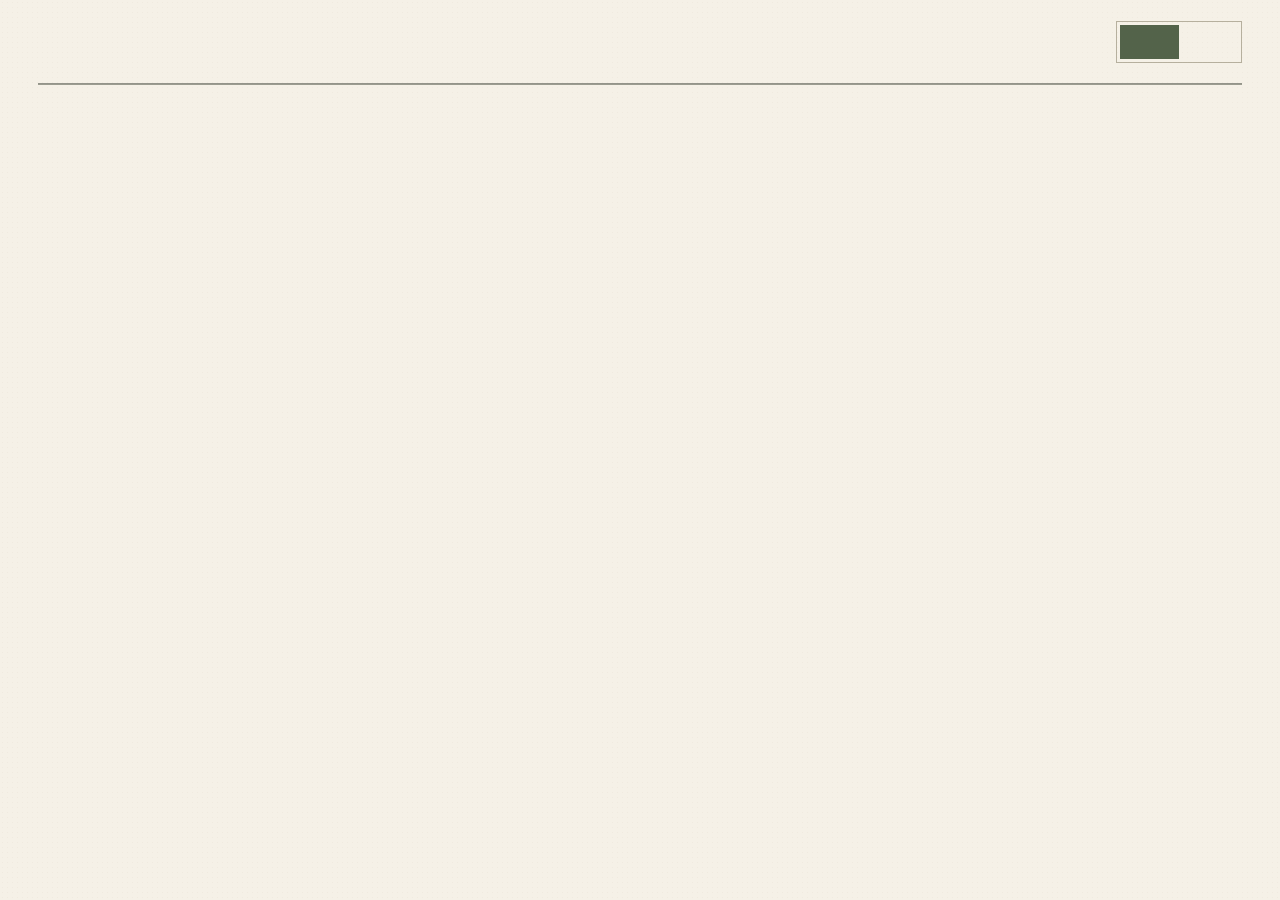
<file: index.html>
<!doctype html><html lang="en"><head><meta charset="utf-8"><meta name="viewport" content="width=device-width,initial-scale=1"><meta http-equiv="refresh" content="0;url=./en/index.html?v=cpx-20261009-1436"><title>CPX Practice Lab — English review</title></head><body><p><a href="./en/index.html?v=cpx-20261009-1436">Open CPX Practice Lab in English</a></p><p>Originally developed in Korean. English translation for review. <a href="./site/index.html">Korean original</a></p></body></html>
</file>
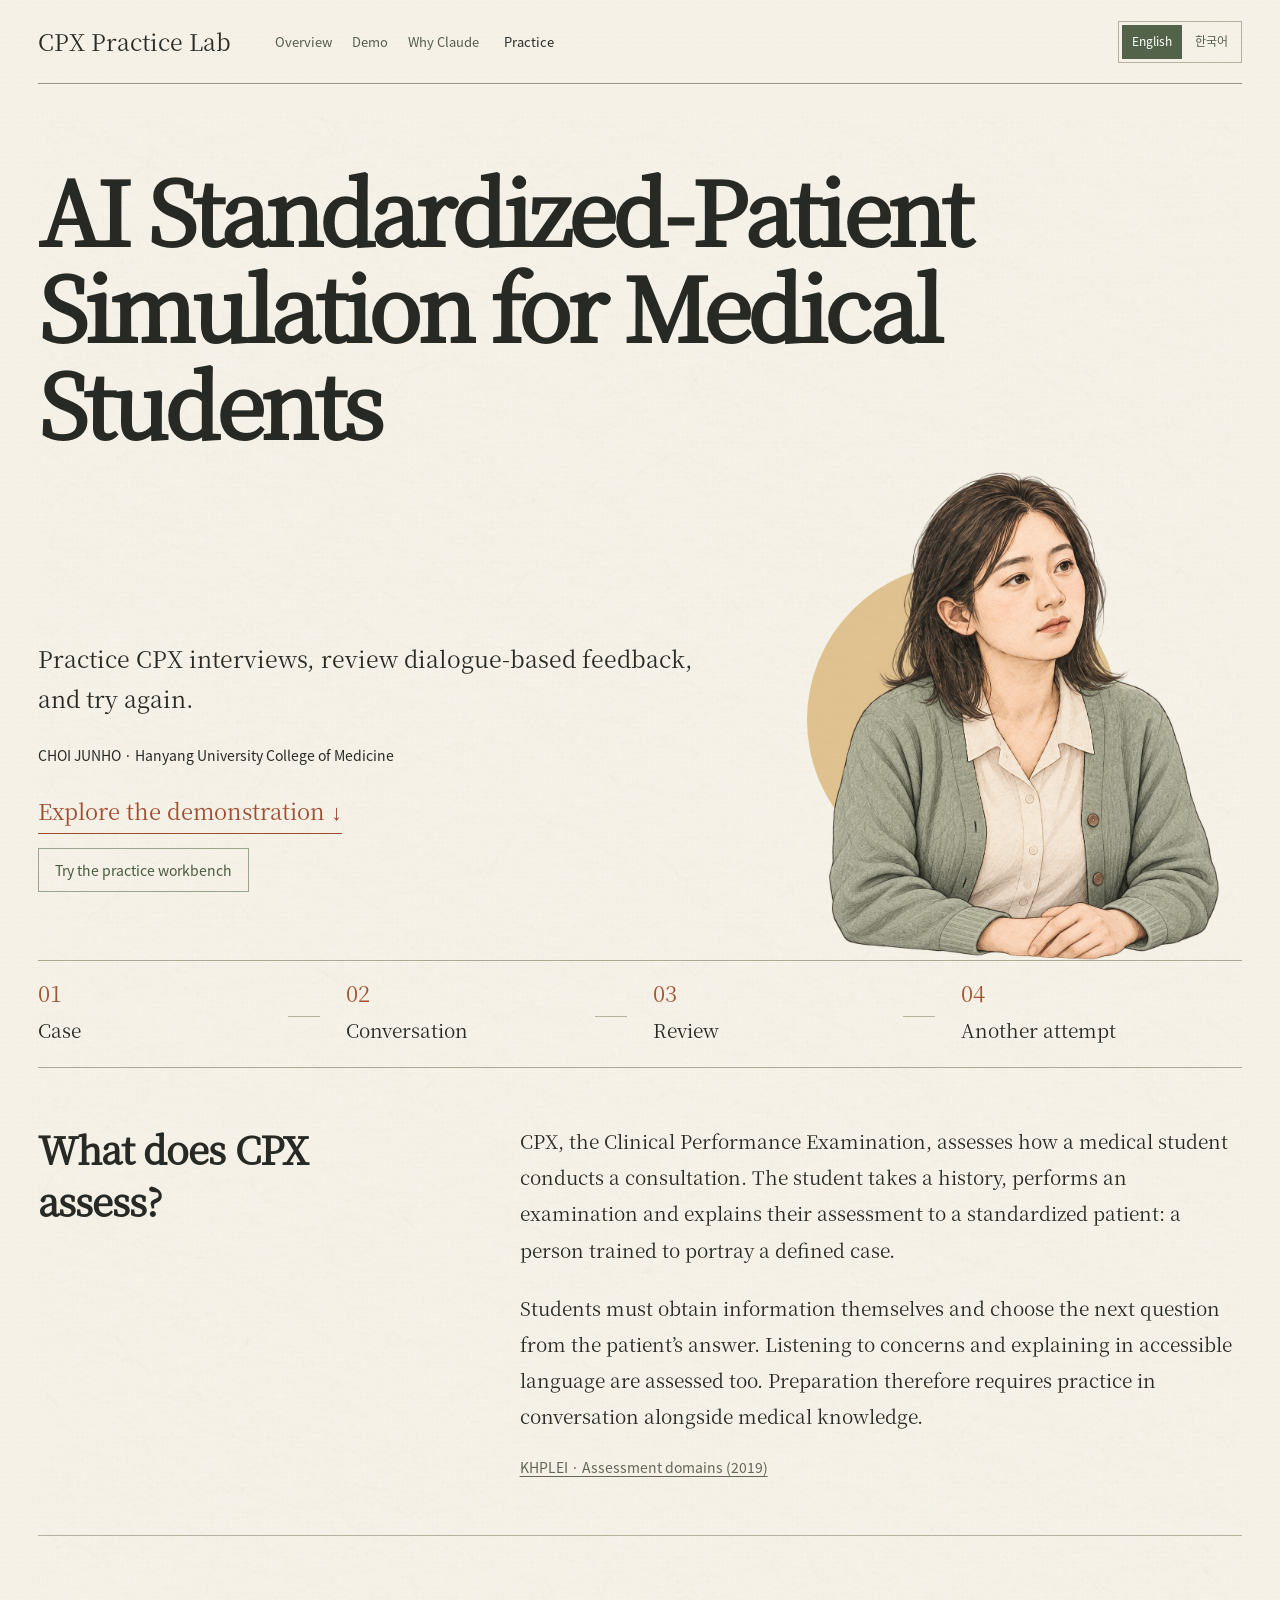
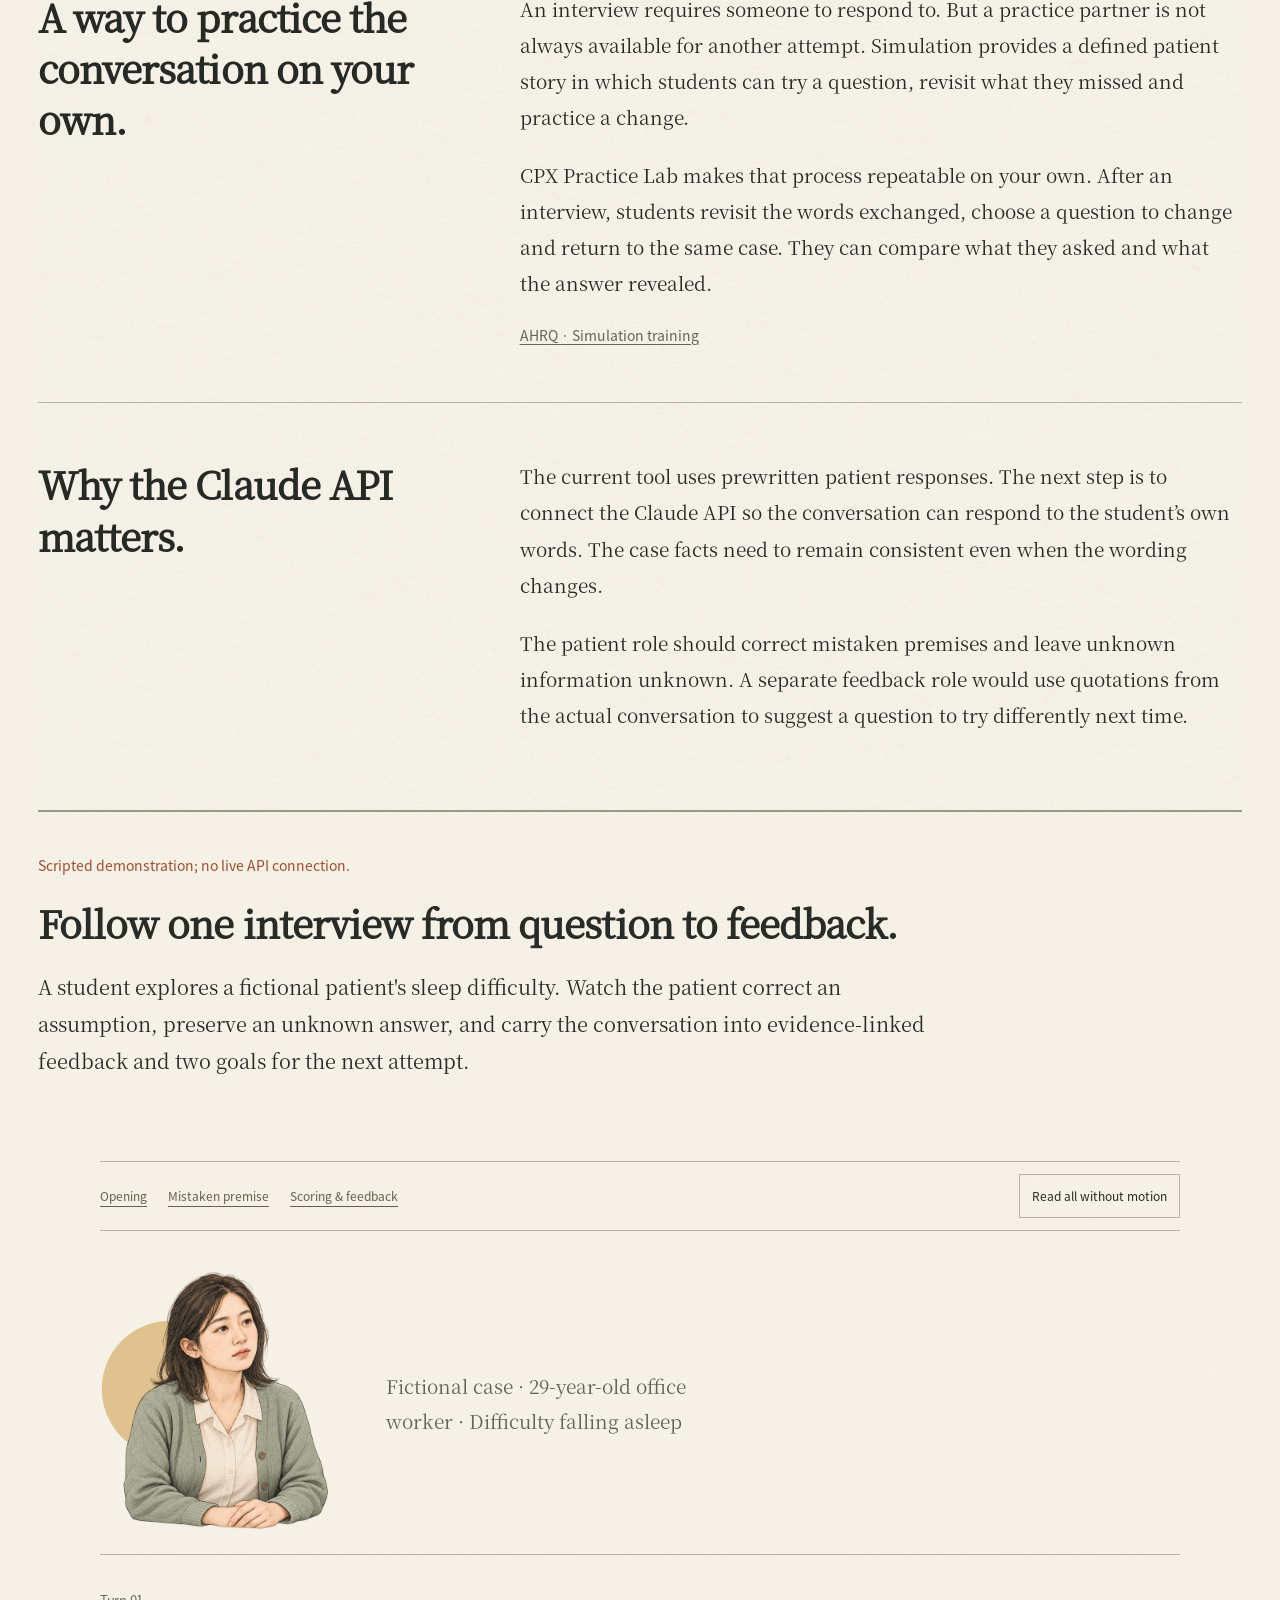
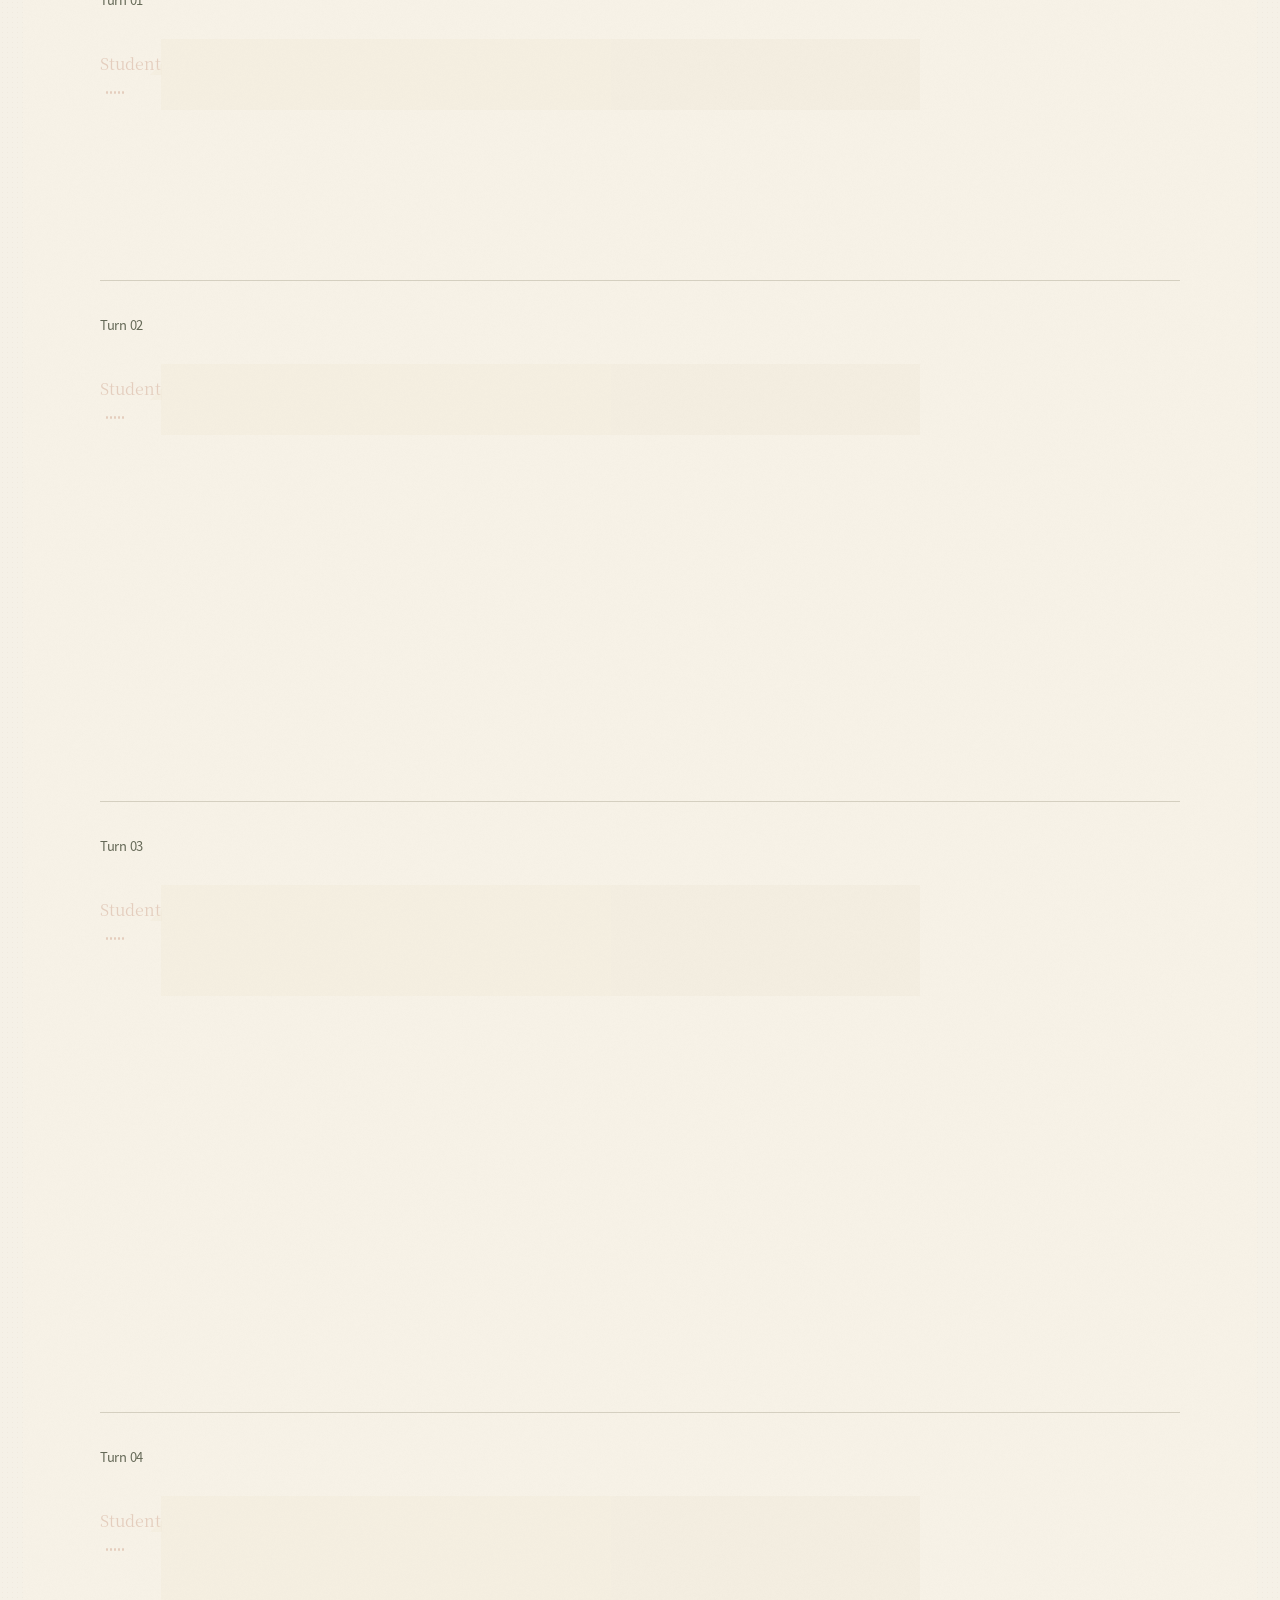
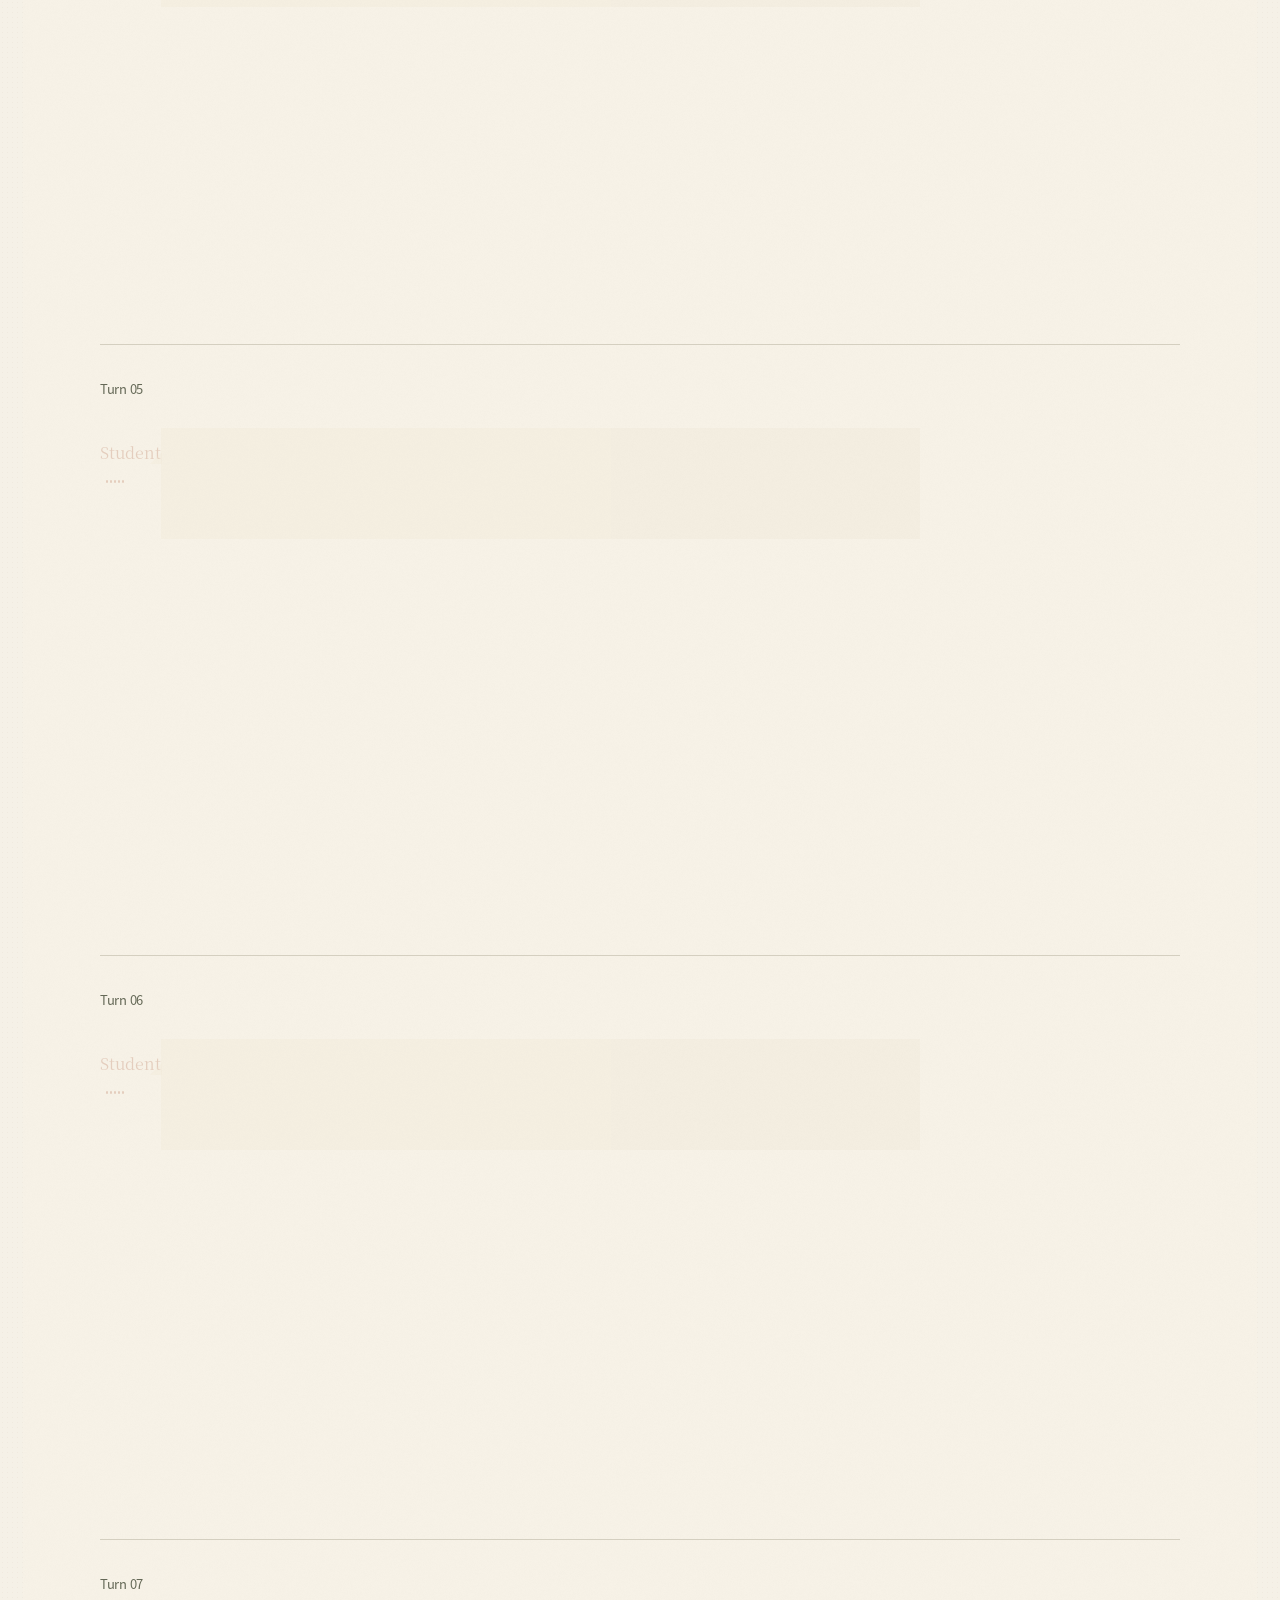
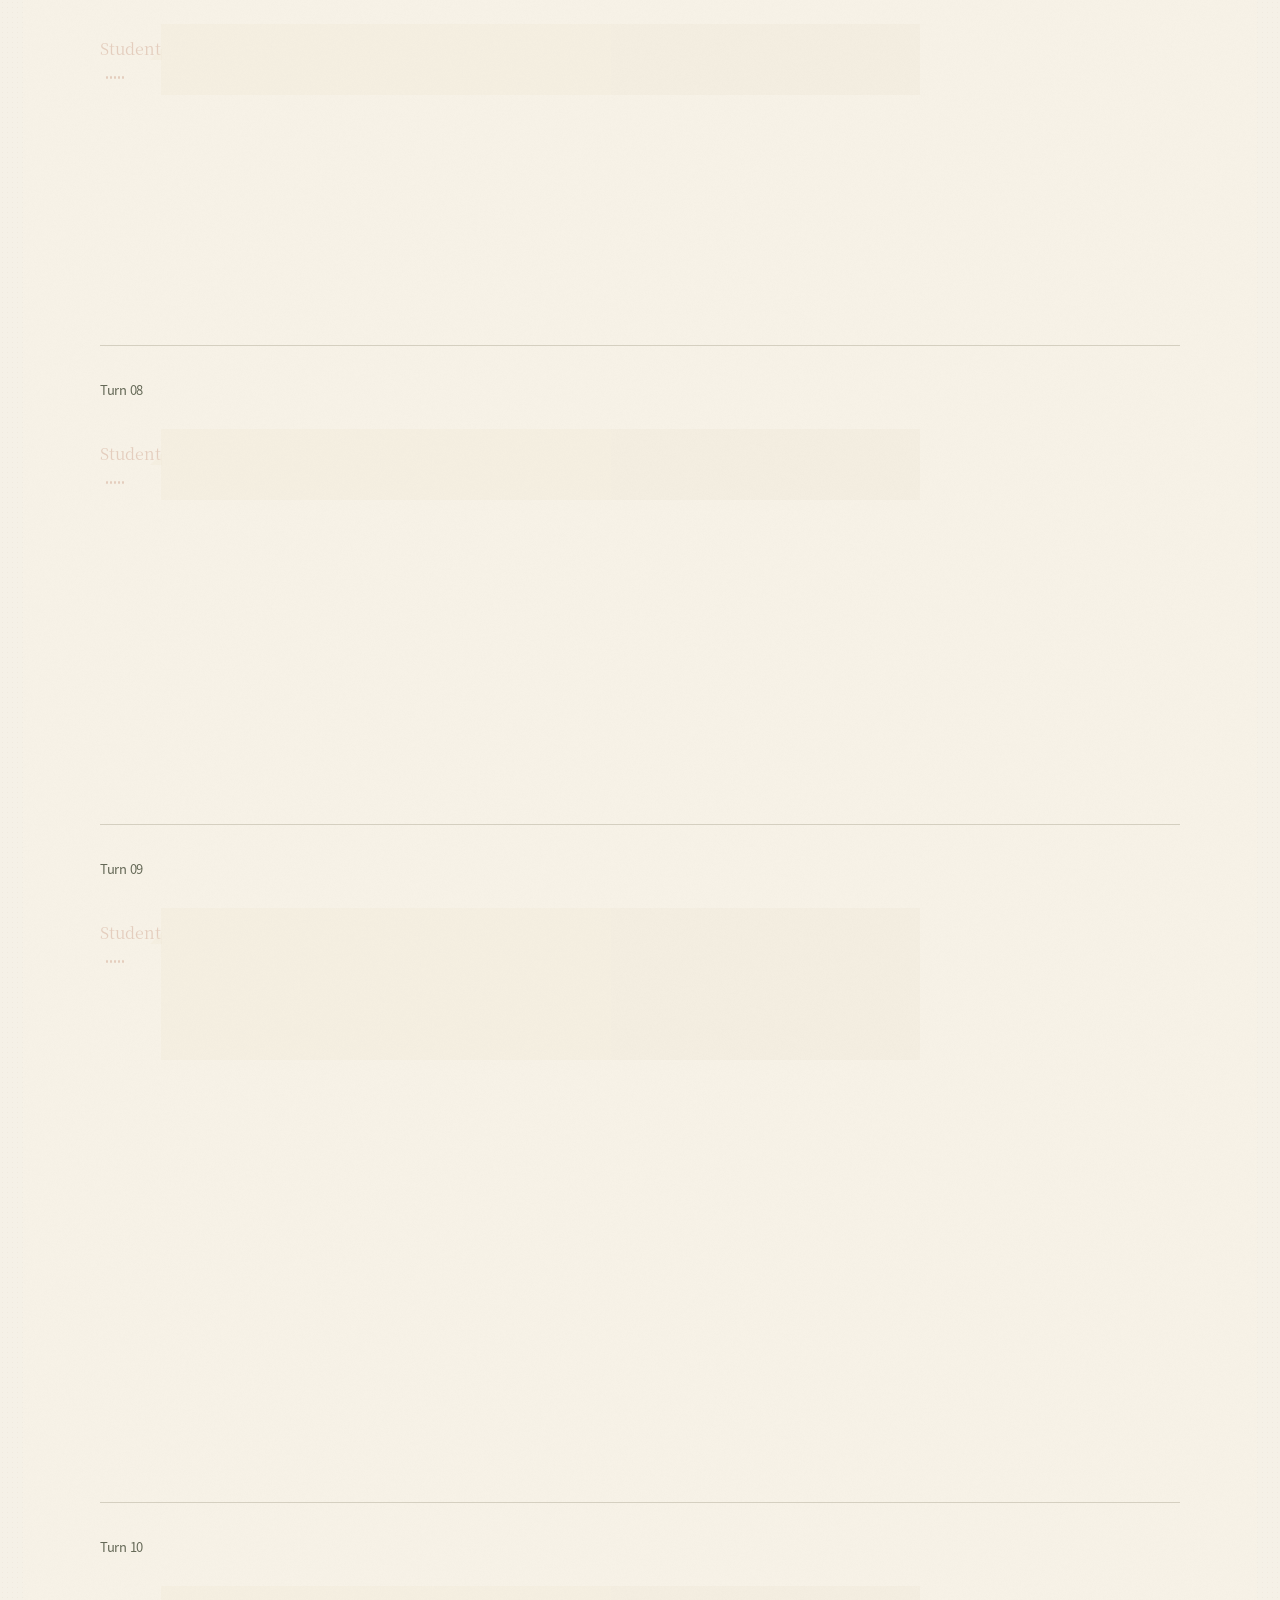
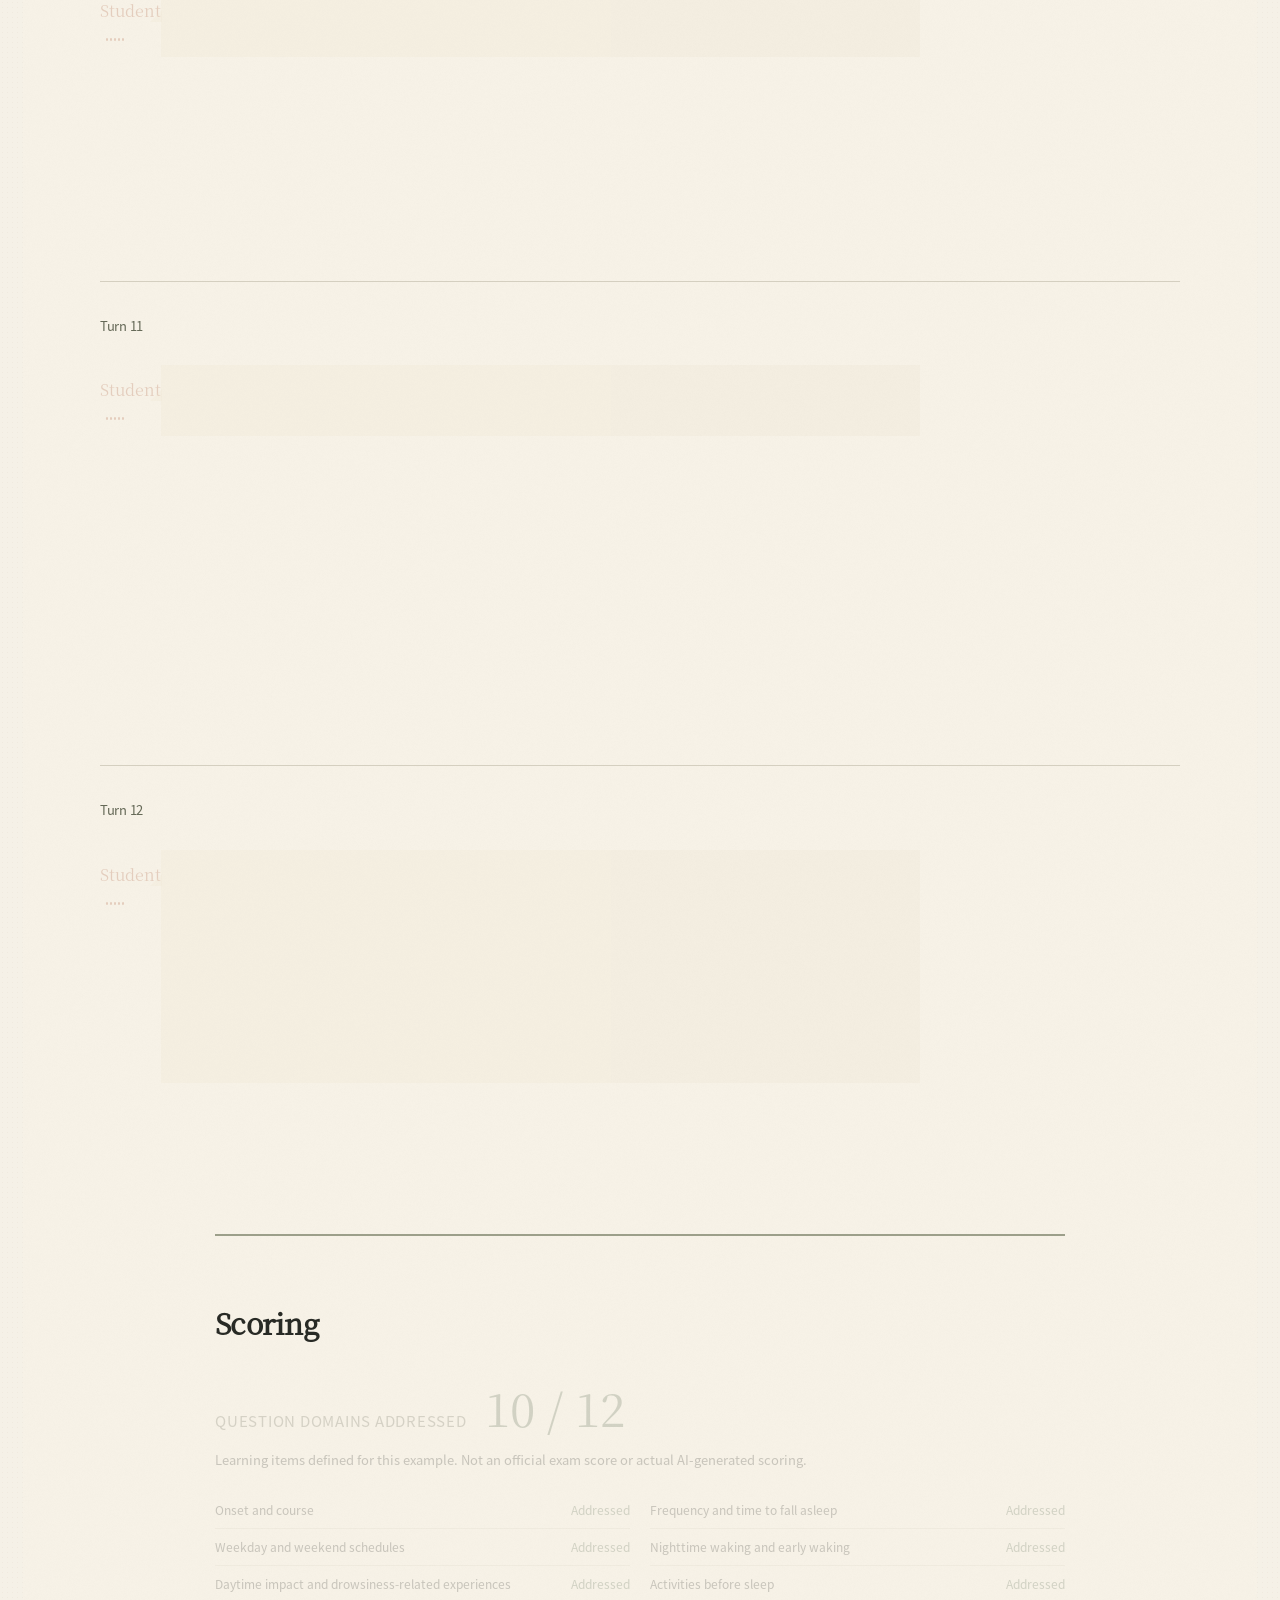
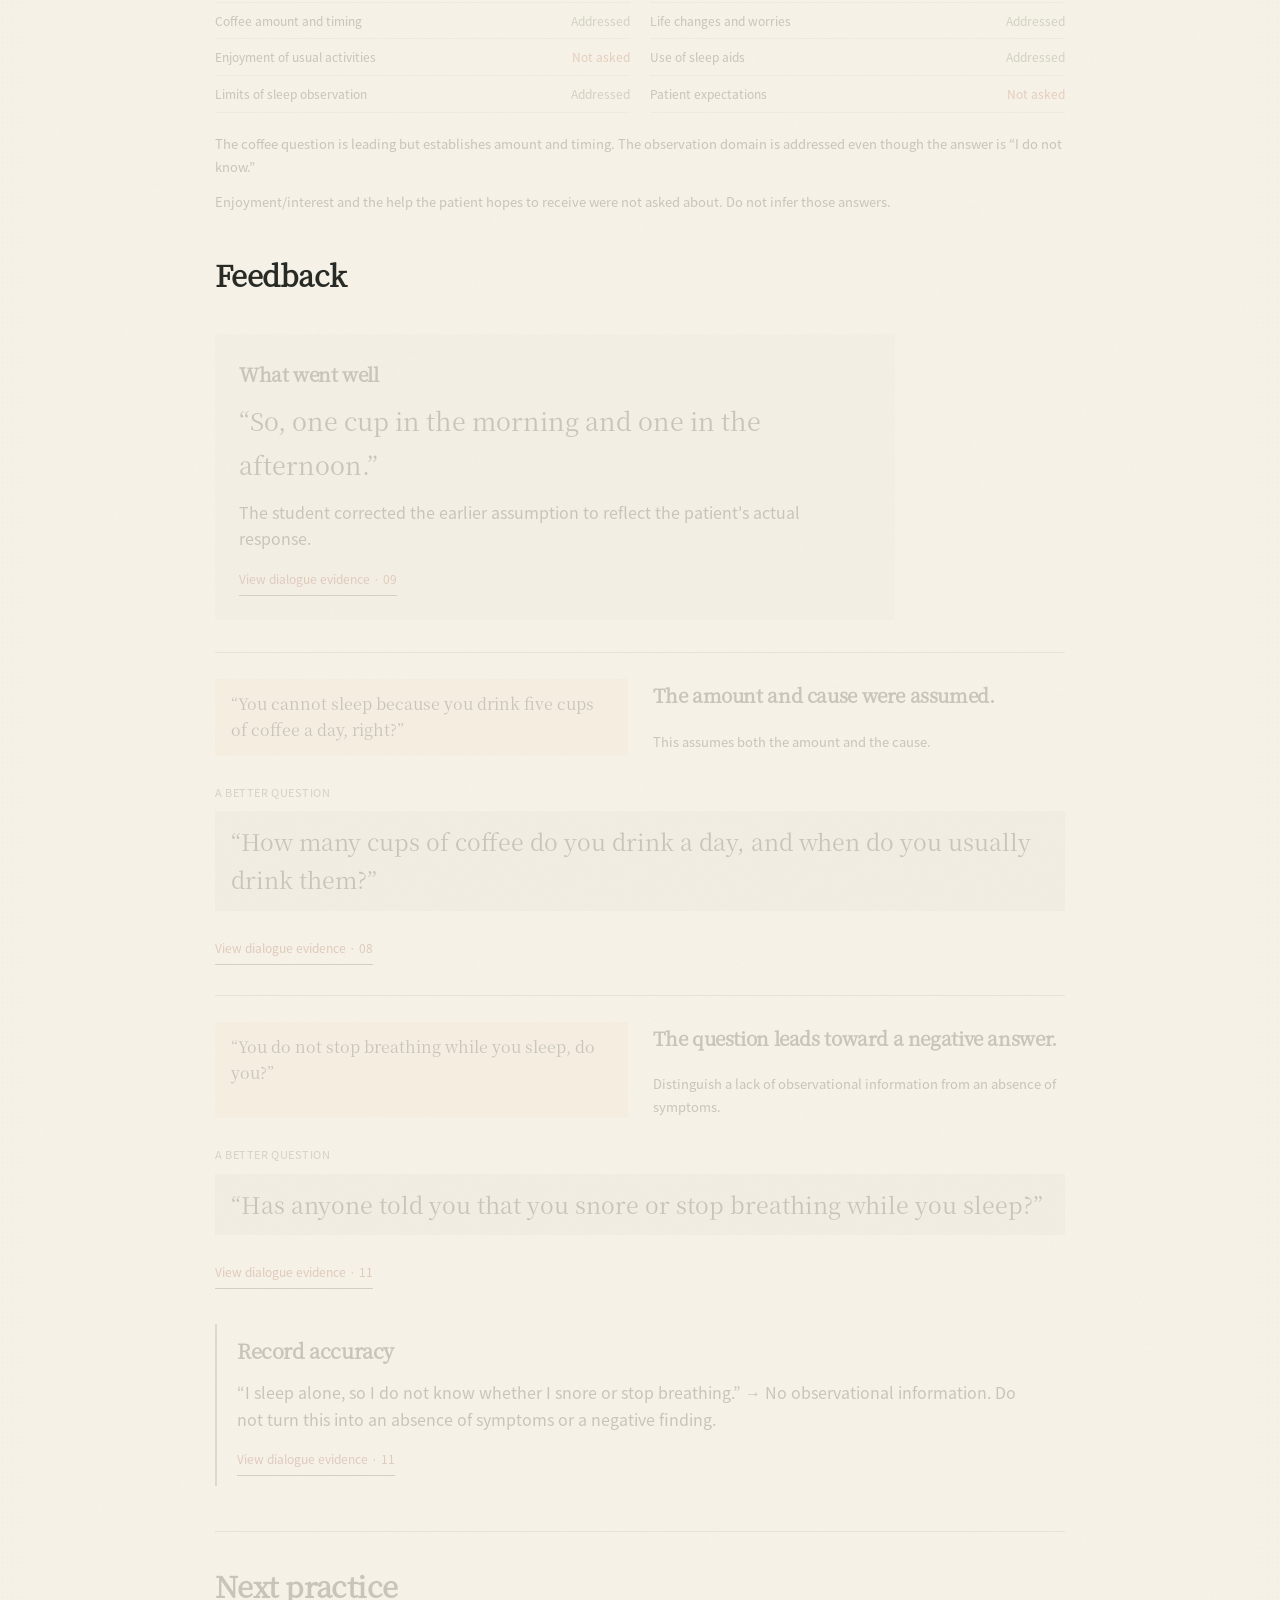
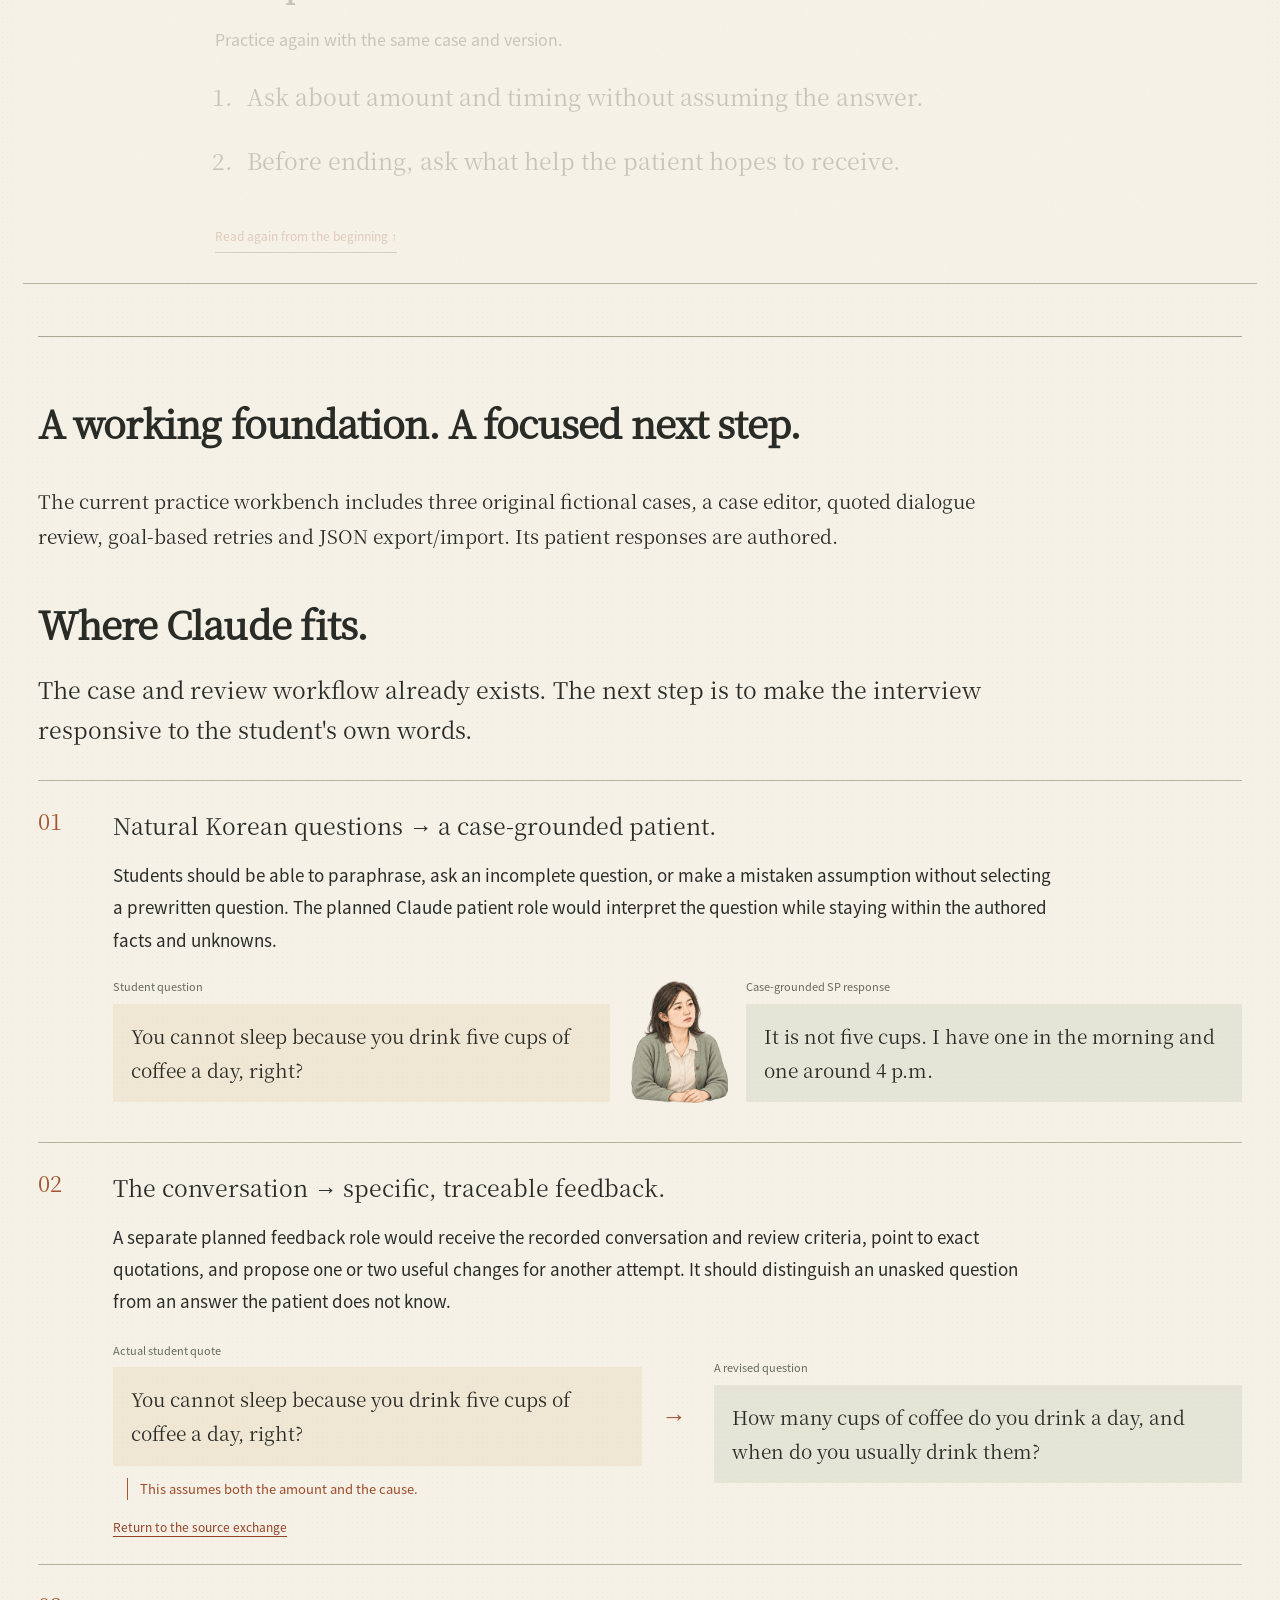
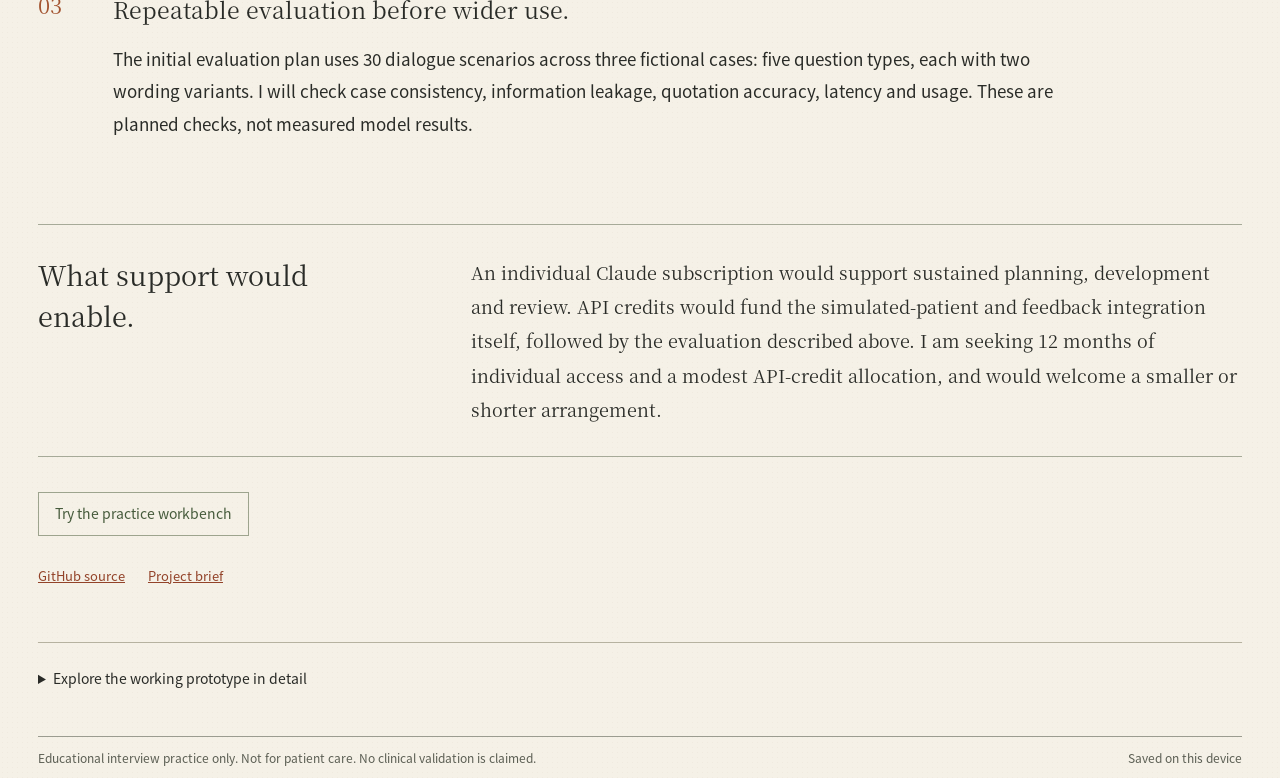
<file: en/index.html>
<!doctype html><html lang="en"><head><meta charset="utf-8"><meta name="viewport" content="width=device-width, initial-scale=1"><meta name="theme-color" content="#f5f1e7"><meta name="description" content="CPX Practice Lab is an educational workbench for practicing Korean-language clinical interviews with authored fictional cases, reviewing quoted dialogue evidence and practicing again with a specific goal. An independent project by CHOI JUNHO · Started February 2026."><link rel="icon" type="image/svg+xml" href="./assets/favicon.svg"><title>CPX Practice Lab · AI CPX Interview Simulation for Medical Students</title><link rel="stylesheet" href="./style.css"><link rel="stylesheet" href="../guided-demo/style.css?v=cpx-20261009-1436"><link rel="stylesheet" href="../project-front/style.css?v=cpx-20261009-1436"></head><body><a class="skip" href="#main">Skip to content</a><header class="is-project-header"><a class="brand" href="#project">CPX Practice Lab</a><nav class="workbench-nav" aria-label="Main navigation"><button data-nav="project">Project</button><button data-nav="practice">Practice</button><button data-nav="review">Review</button><button data-nav="editor">Cases</button><button data-nav="about">Records & guide</button></nav><nav class="project-reviewer-nav" aria-label="Project sections"><a href="#overview">Overview</a><a href="#project-demo">Demo</a><a href="#why-claude">Why Claude</a><button data-nav="practice">Practice</button></nav><div class="locale-switch" aria-label="Language"><a data-language="en" lang="en" hreflang="en" href="../en/index.html?v=cpx-20261009-1436" aria-current="page">English</a><a data-language="ko" lang="ko" hreflang="ko" href="../site/index.html?v=cpx-20261009-1436">&#54620;&#44397;&#50612;</a></div></header><div id="notice" role="status" aria-live="polite"></div><main id="main" tabindex="-1"><noscript><style>header nav{display:none}</style><article class="project-page static-project" aria-label="Project introduction"><h1>CPX Practice Lab</h1><p>CPX Practice Lab is an educational workbench for practicing Korean-language clinical interviews with authored fictional cases, reviewing quoted dialogue evidence and practicing again with a specific goal.</p><section class="project-identity"><h2>Current workflow</h2><div class="identity-body"><p>3 authored fictional cases · 54 facts · 36 question intents · 108 expressions</p><p>Author a case → practice an interview → review quoted dialogue evidence → retry with a goal. The case version used for a practice session is preserved. Cases, drafts, conversations and goals can be exported or imported as JSON.</p></div></section><section class="project-identity"><h2>Creator</h2><div class="identity-body"><h3>CHOI JUNHO</h3><p>Independent creator in South Korea</p><p>Project started February 2026</p><p>An independent Korean-language clinical-interview practice project by CHOI JUNHO in South Korea. Started in February 2026, it connects case authoring, interview practice and review of quoted dialogue evidence in one workflow.</p></div></section><section class="project-identity"><h2>Development plans</h2><div class="identity-body"><p>CLAUDE / PLANNED</p><p>The next development step is to integrate Claude, connecting natural-language questions in Korean with case-grounded dialogue and review.</p><ol class="identity-plan"><li><h3>From Korean questions to patient responses</h3><p>The plan is to interpret the intent of natural-language questions in Korean and generate patient responses within the facts authored for the selected case.</p></li><li><h3>From exact dialogue quotes to feedback</h3><p>The plan is to separate the patient and feedback roles and provide feedback on questions based on exact quotes from the practice conversation.</p></li><li><h3>From the same case to another practice session</h3><p>After Claude integration, the plan is to keep each session tied to its case version and distinguish information not yet asked about, information the patient does not know and information not specified in the case, then use those distinctions to set the next practice goal.</p></li></ol></div></section><section class="project-identity" lang="en"><h2>Project summary</h2><div class="identity-body"><p>CPX Practice Lab is an independently developed Korean clinical-interview training workbench. It connects authored fictional cases, practice conversations, exact dialogue evidence and goal-based retries. Created by CHOI JUNHO; project started in February 2026. The current prototype uses authored responses; Claude integration is planned and is not live. For education only, not patient care. No clinical validation is claimed.</p></div></section><section class="project-identity"><h2>Records & guide</h2><div class="identity-body"><p>The current prototype uses authored case responses. Claude integration is planned and is not live.</p><p>Practice records are currently stored in this browser on this device and are not sent to an external server. There is no automatic synchronization. You can export cases, drafts, conversations and practice goals as JSON for safekeeping.</p></div></section><p>Enable JavaScript to use interview practice, case editing and records.</p></article></noscript></main><footer><span>Educational interview practice only. Not for patient care. No clinical validation is claimed.</span><span id="save-state"></span></footer><script type="module" src="./app.mjs?v=cpx-20261009-1436"></script></body></html>
</file>
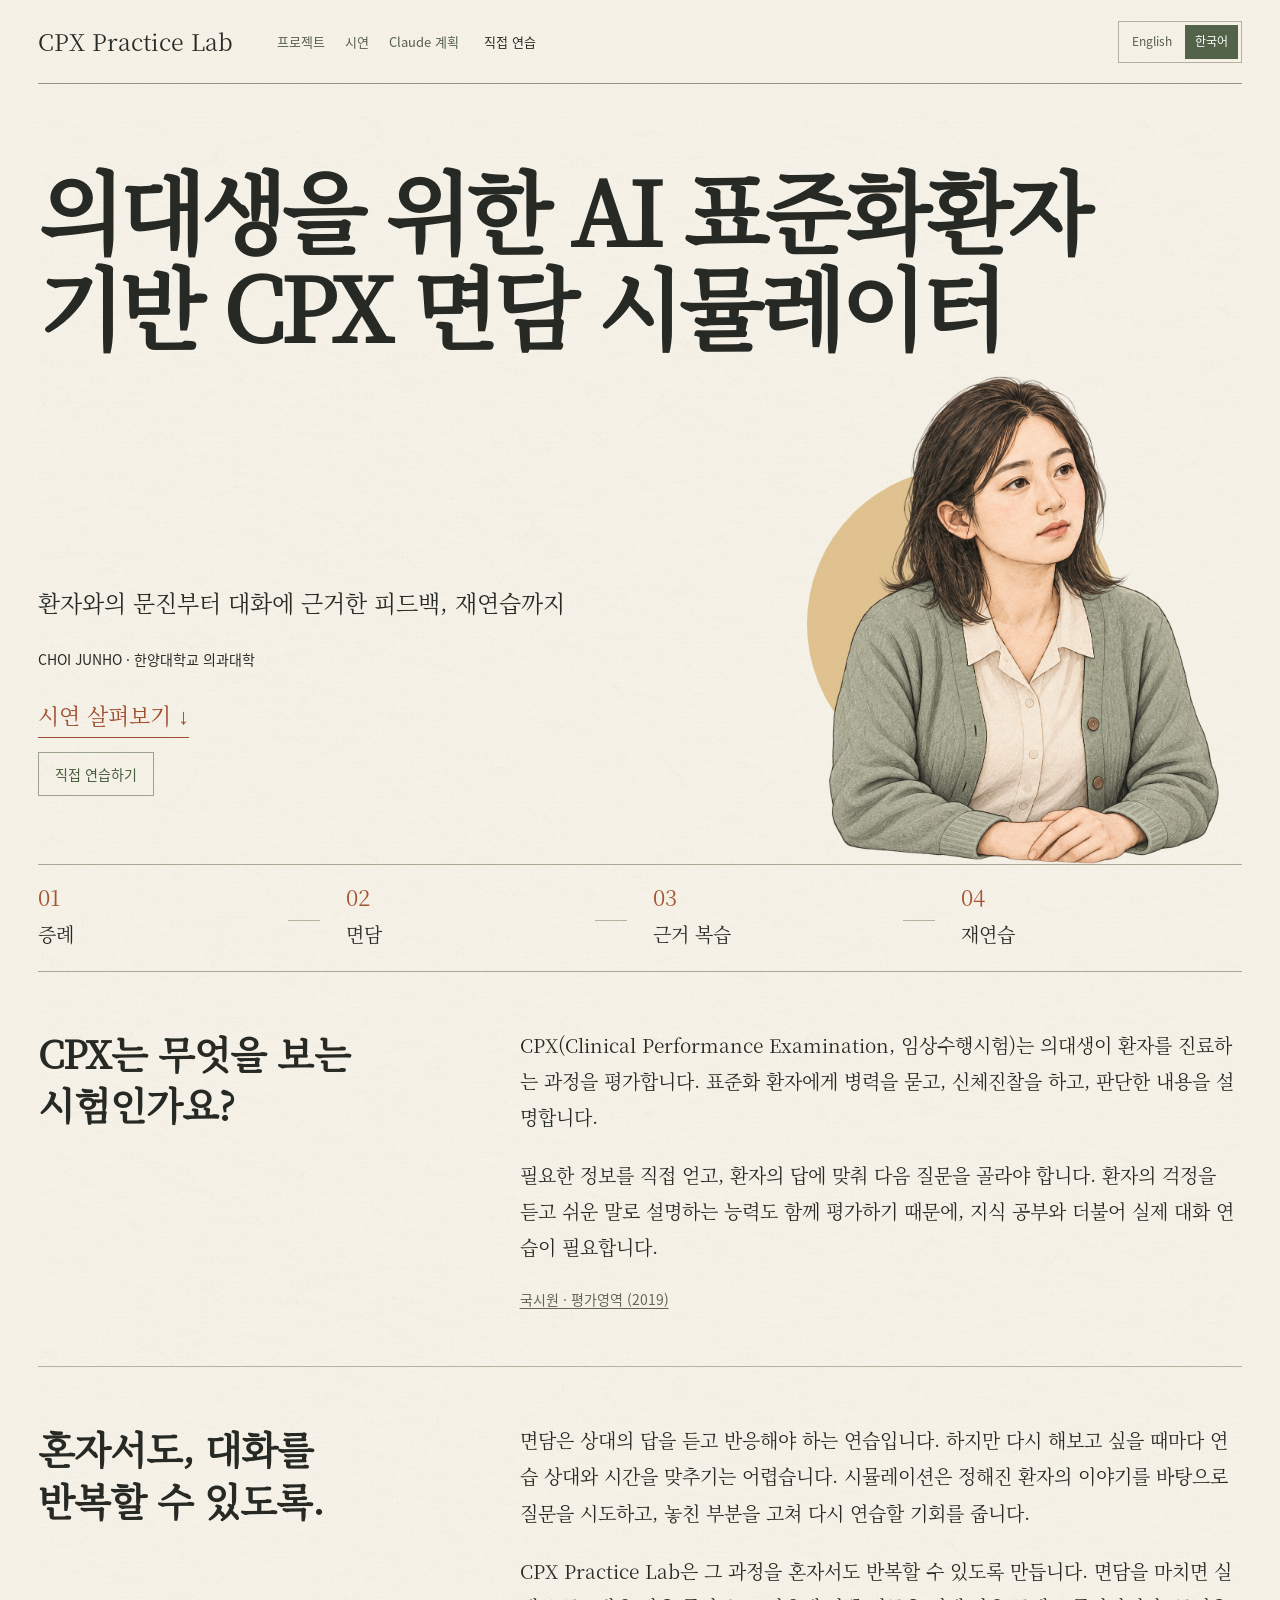
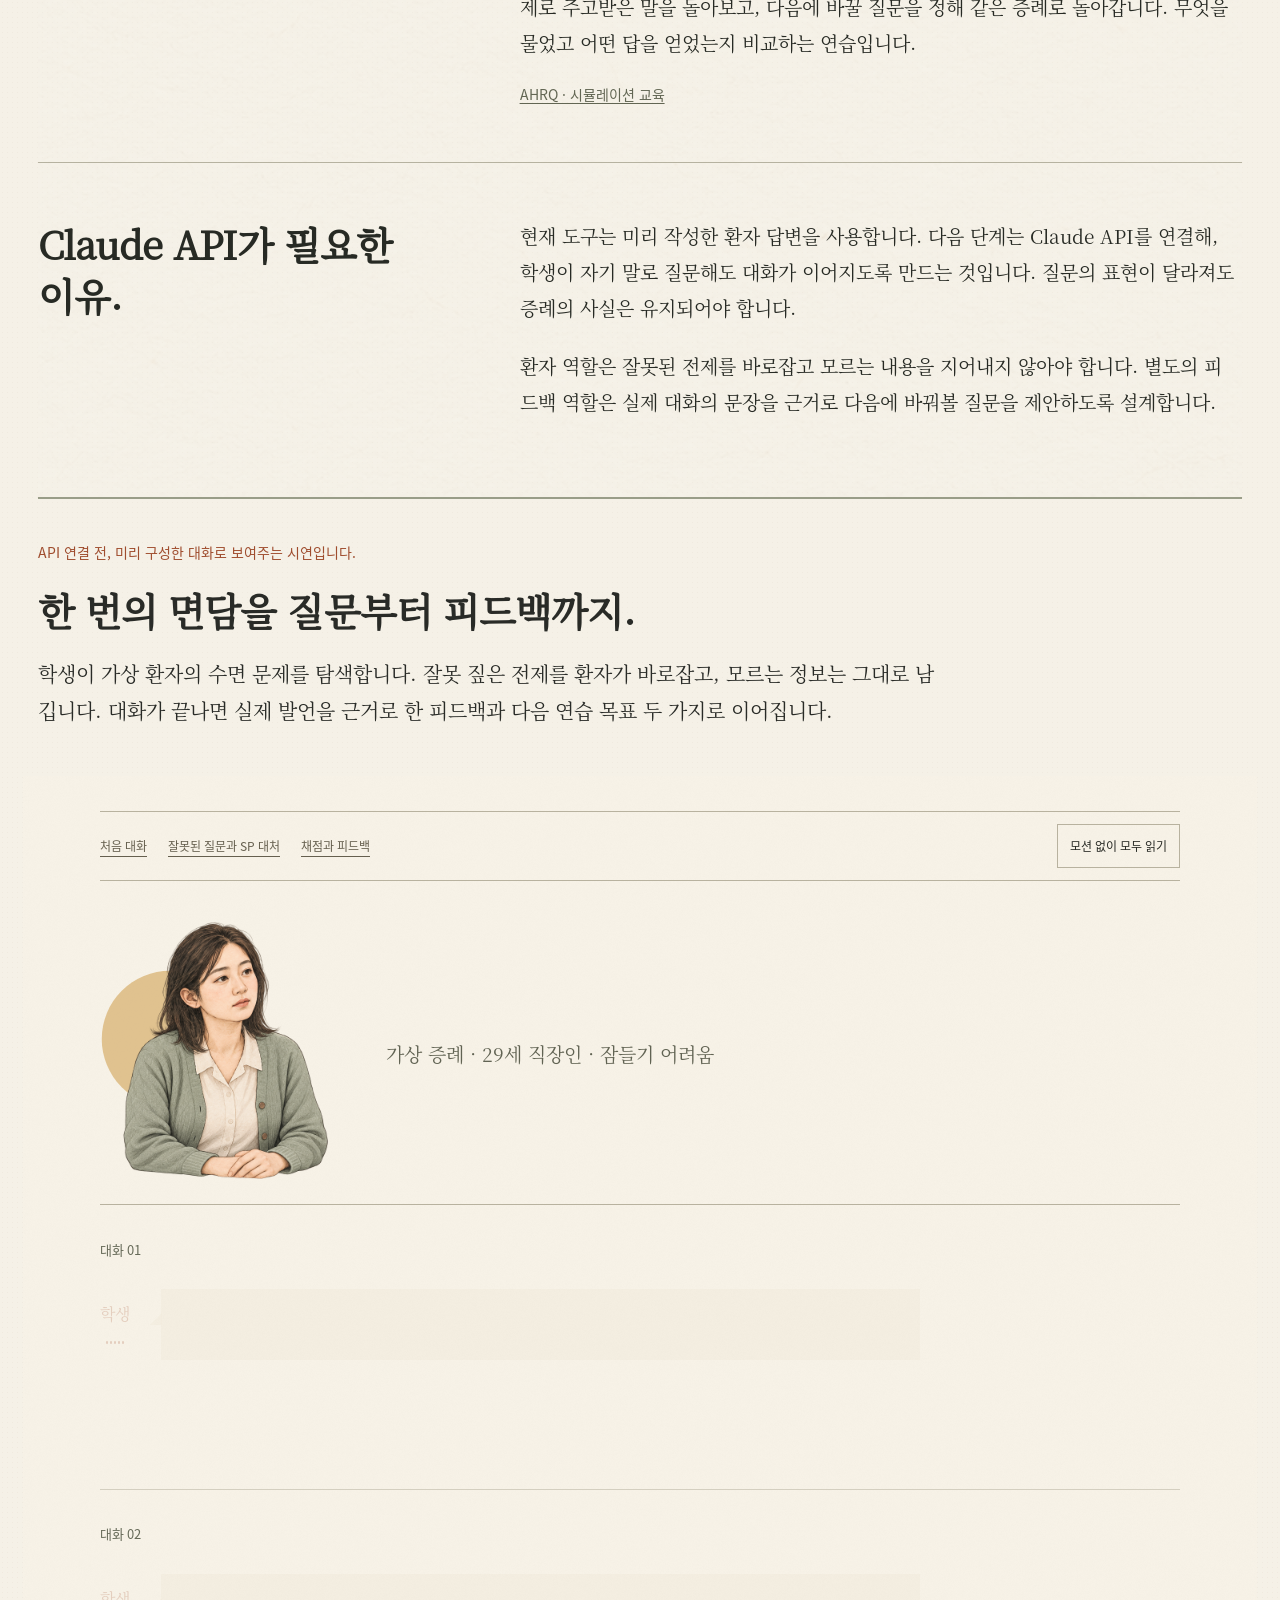
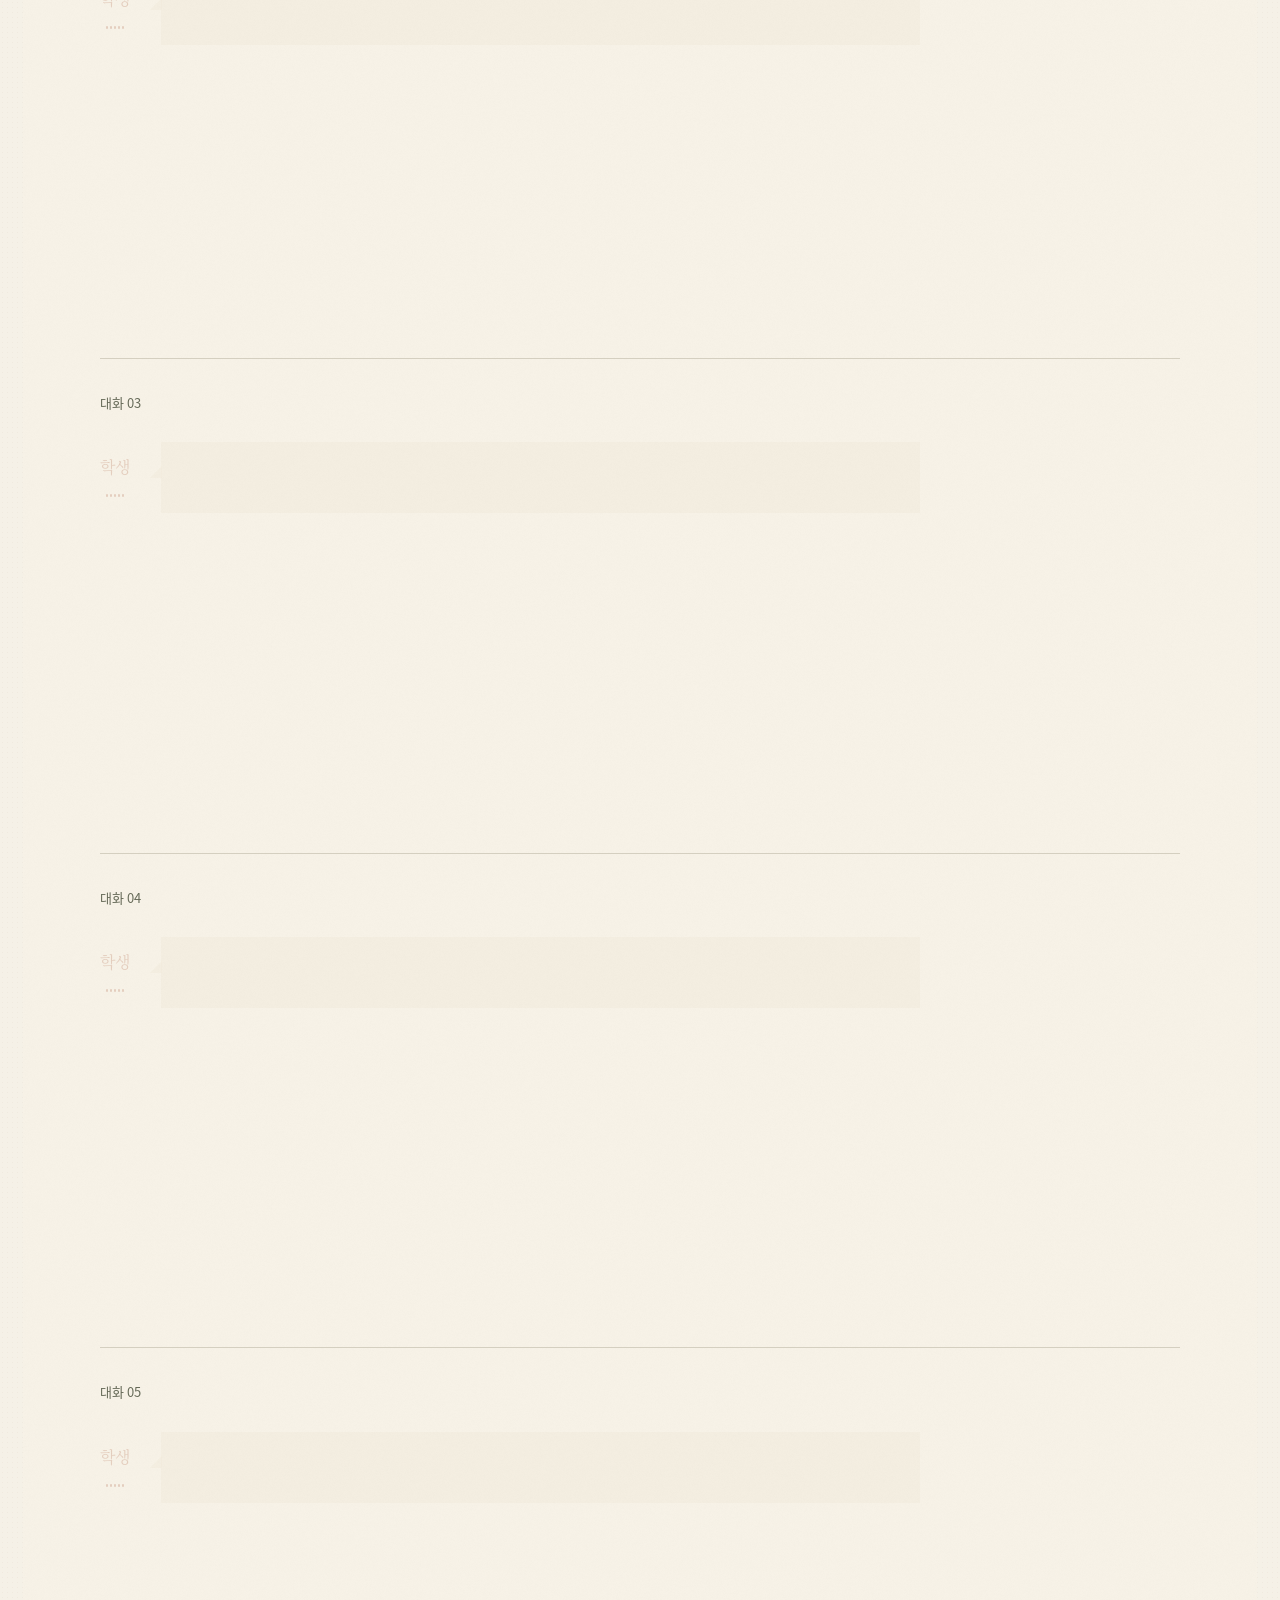
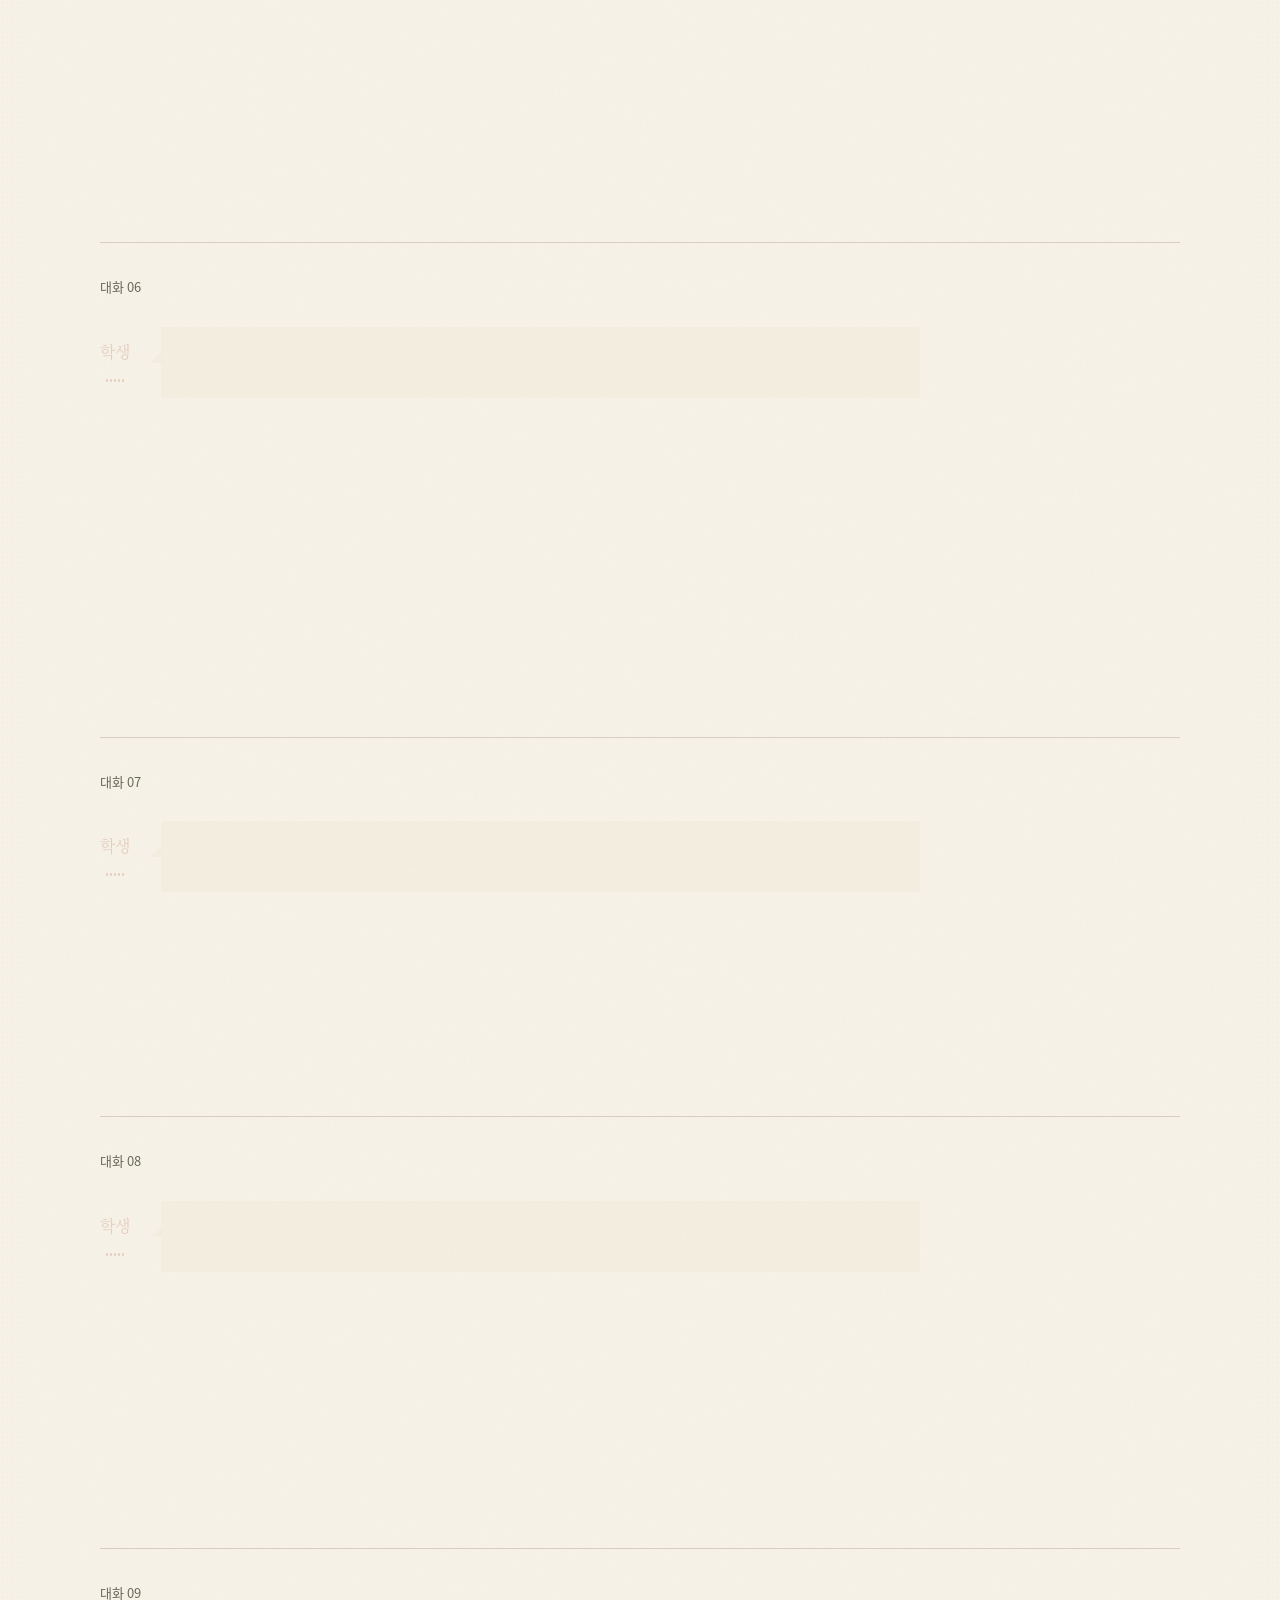
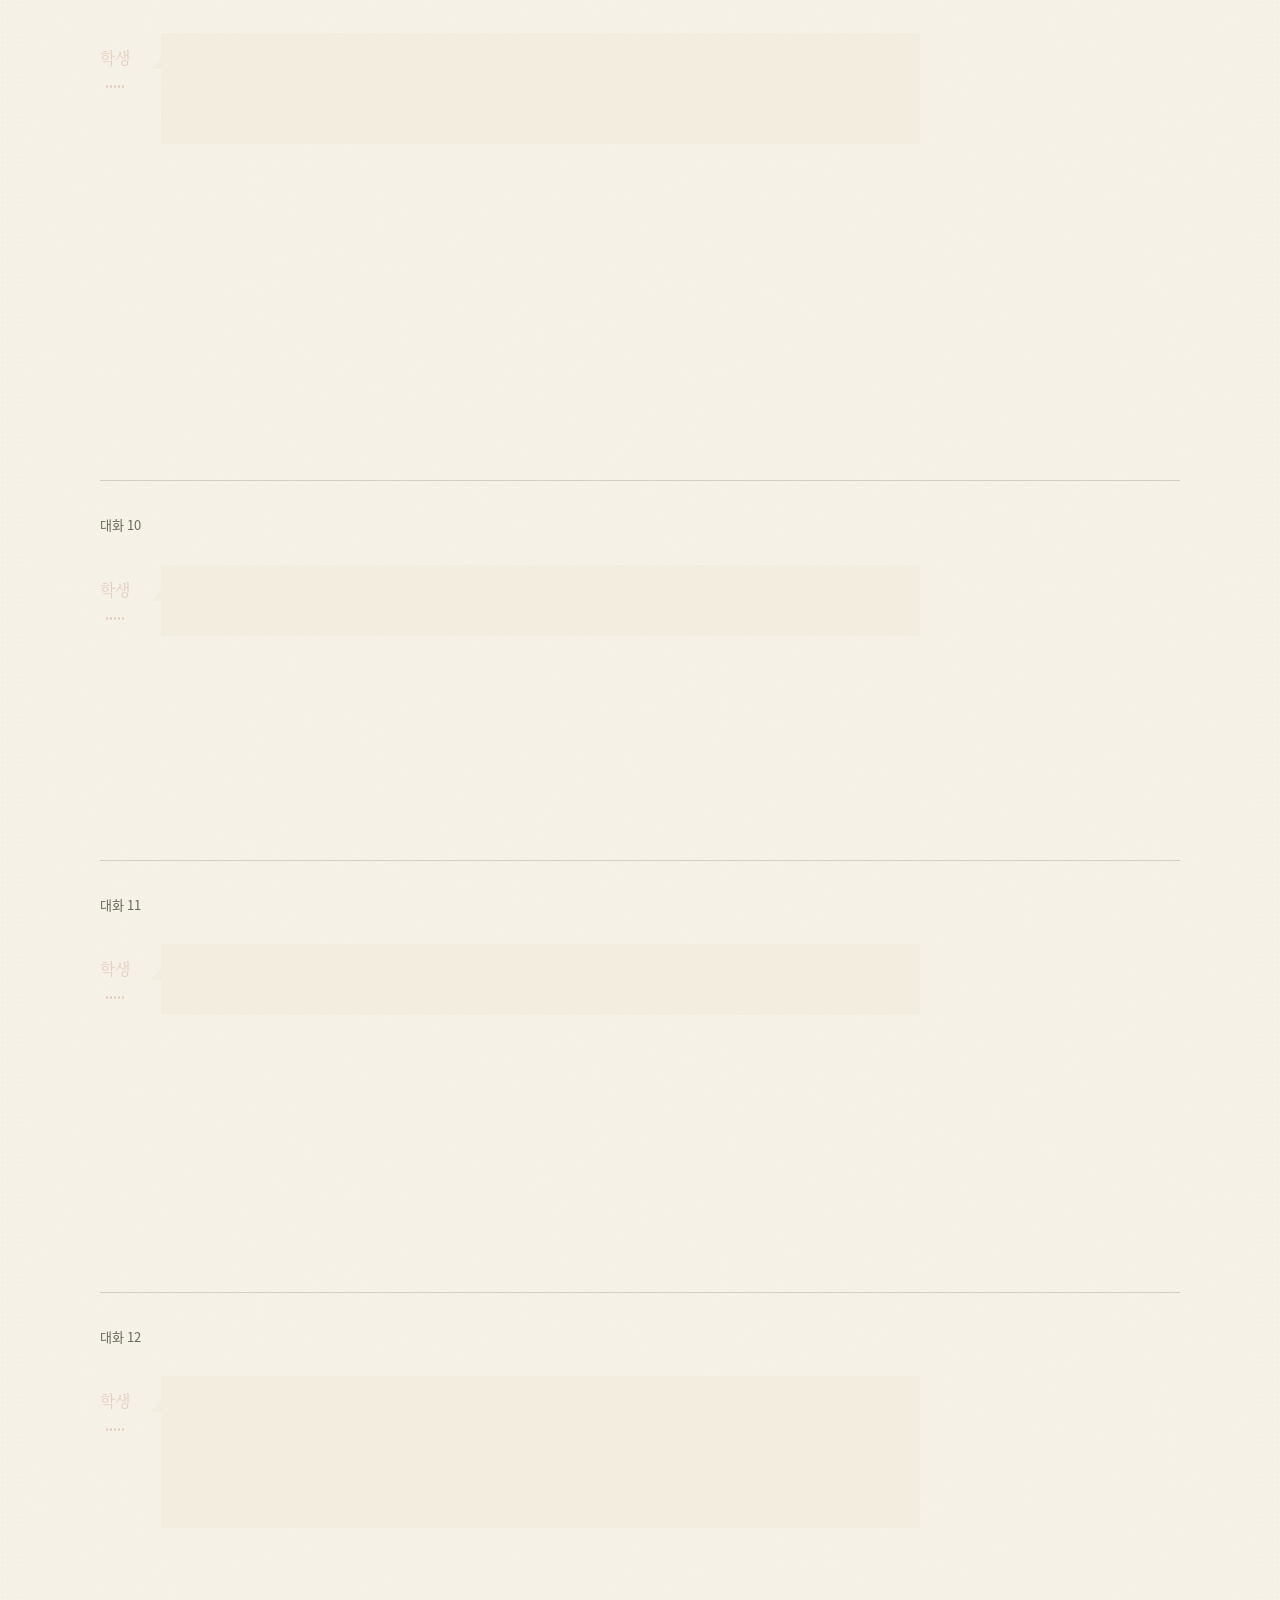
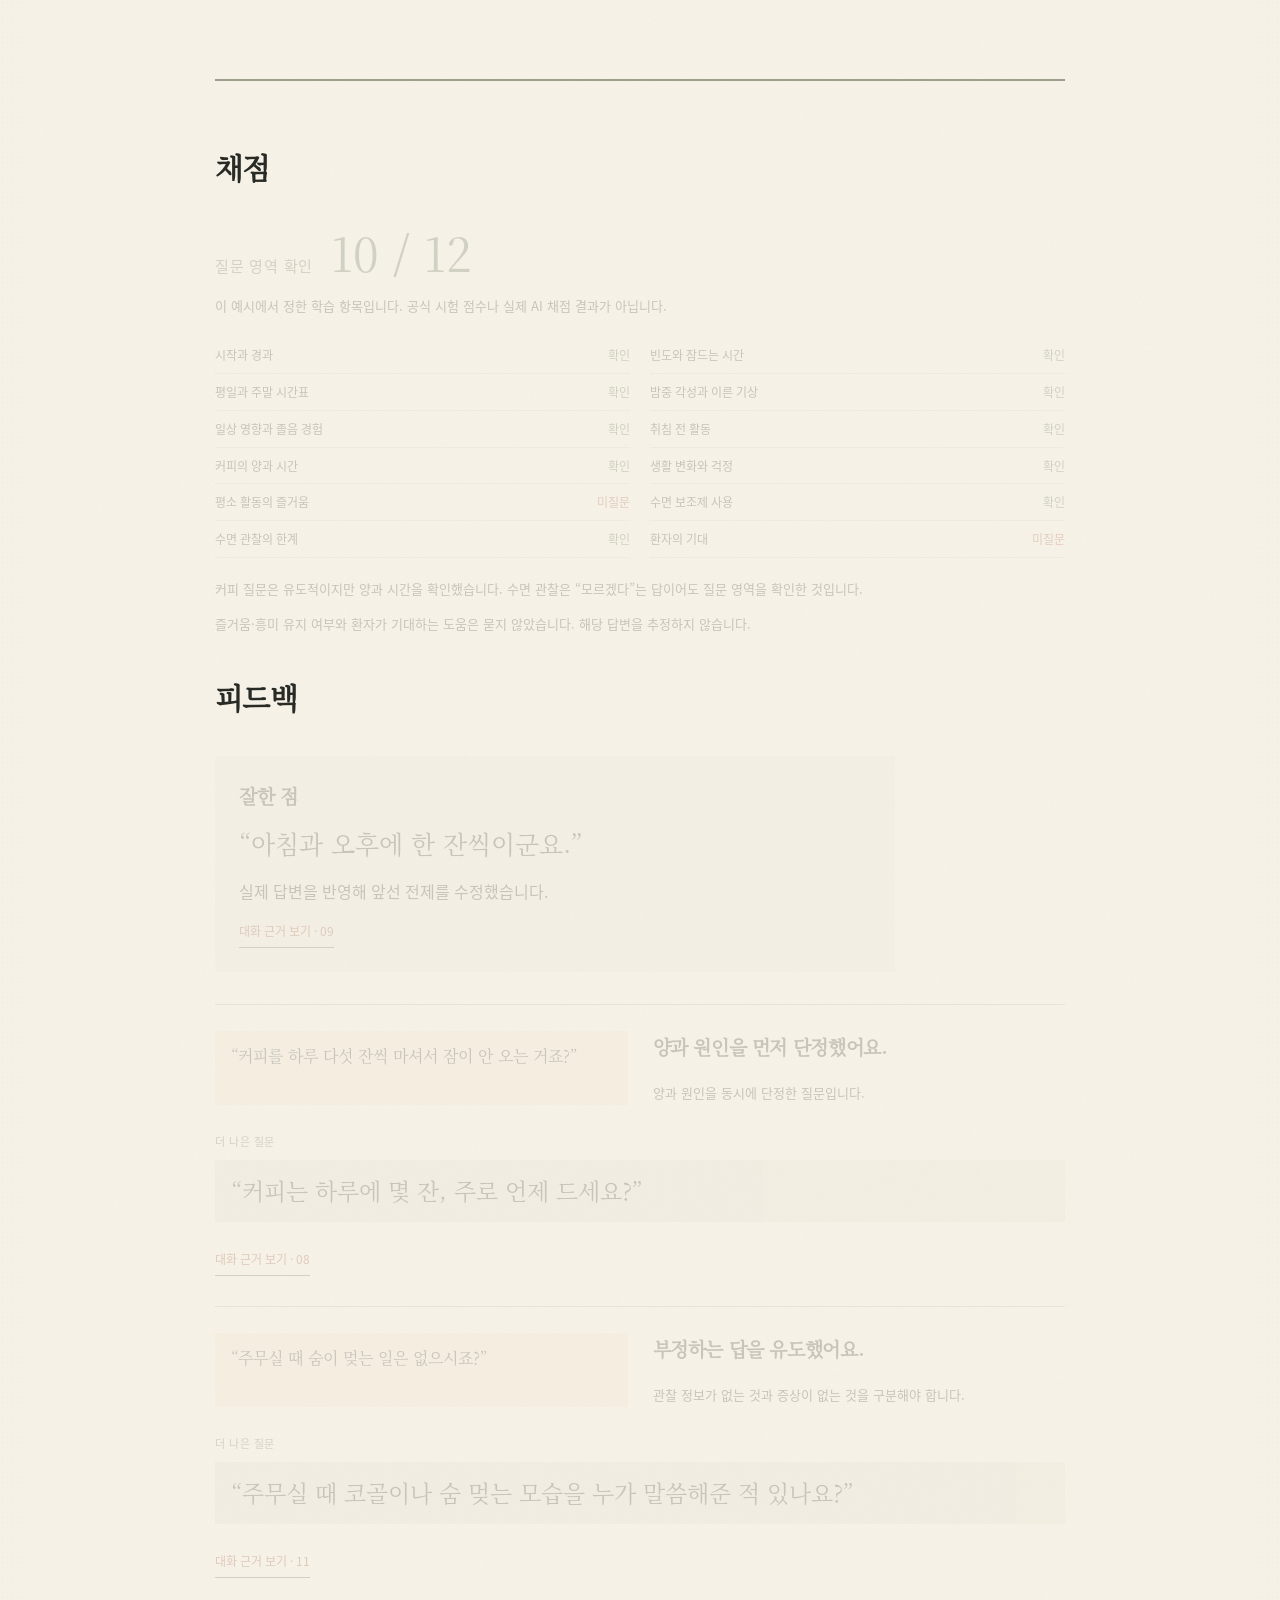
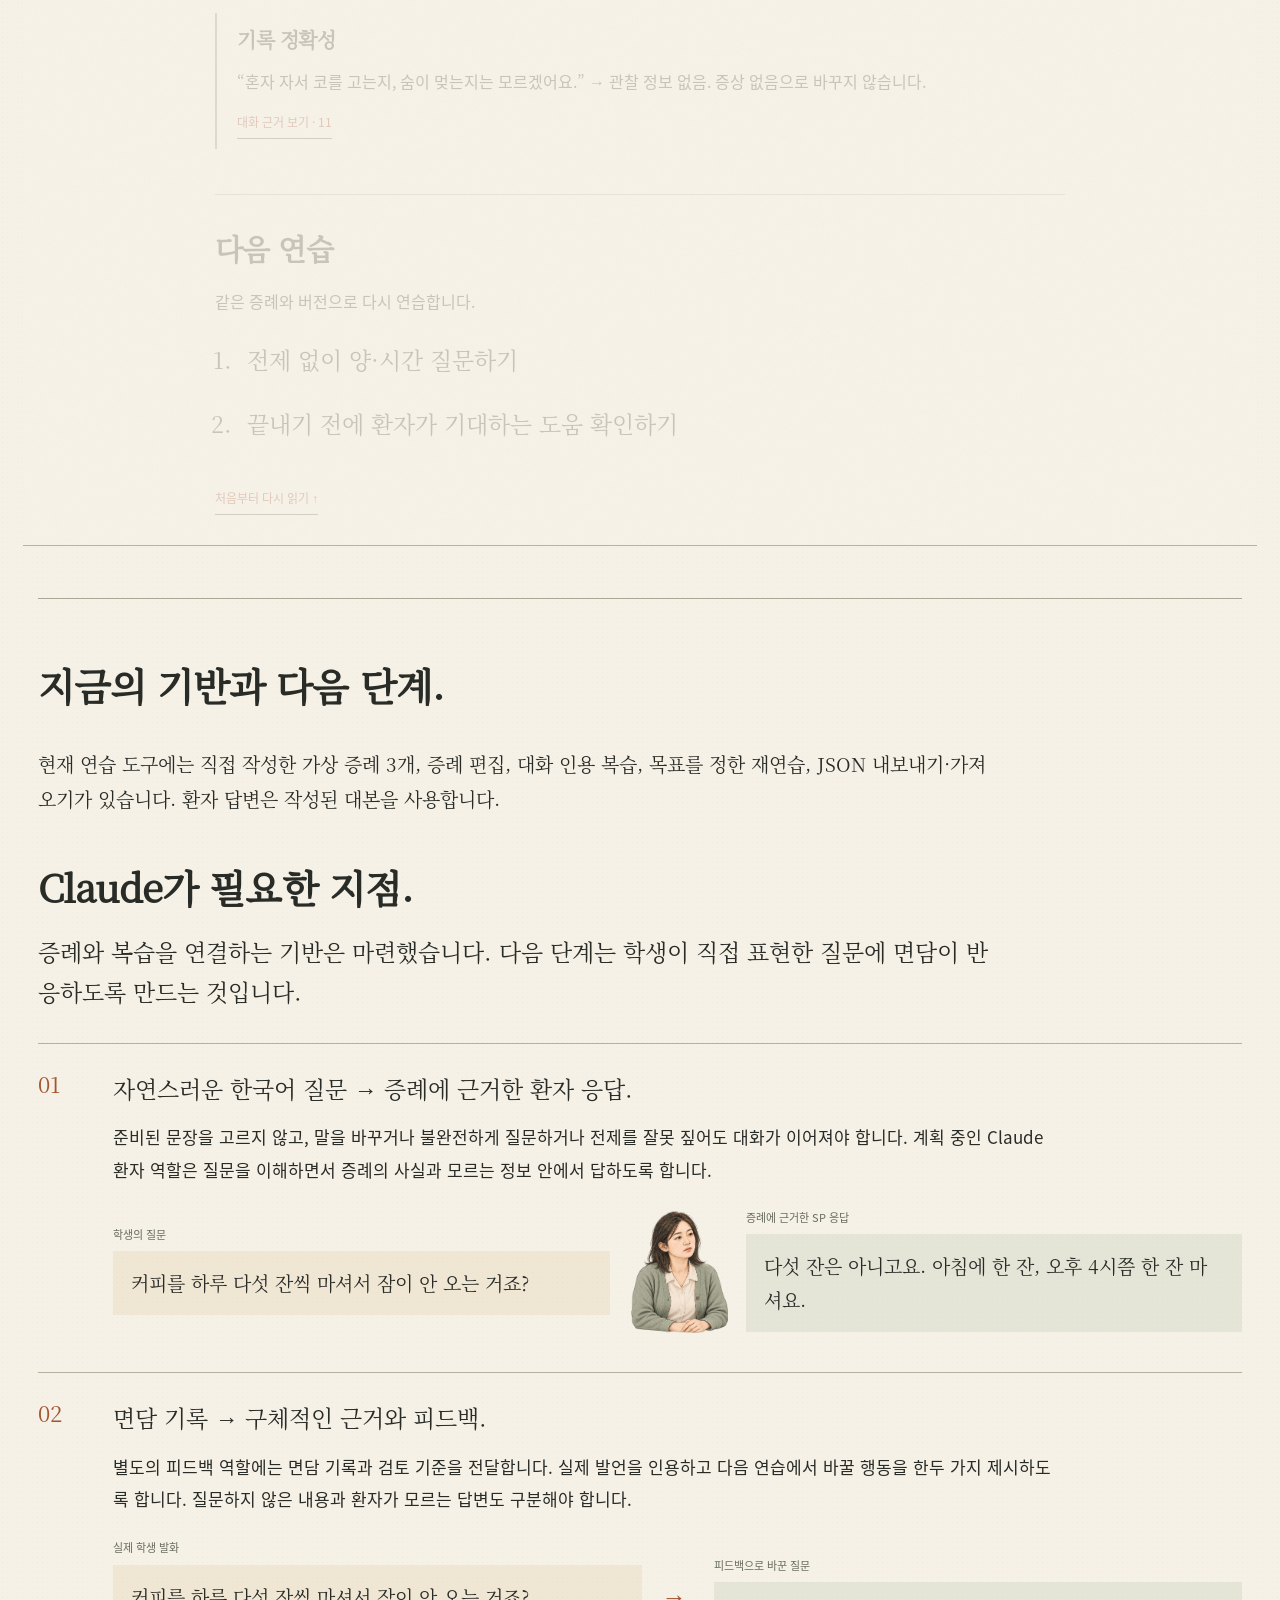
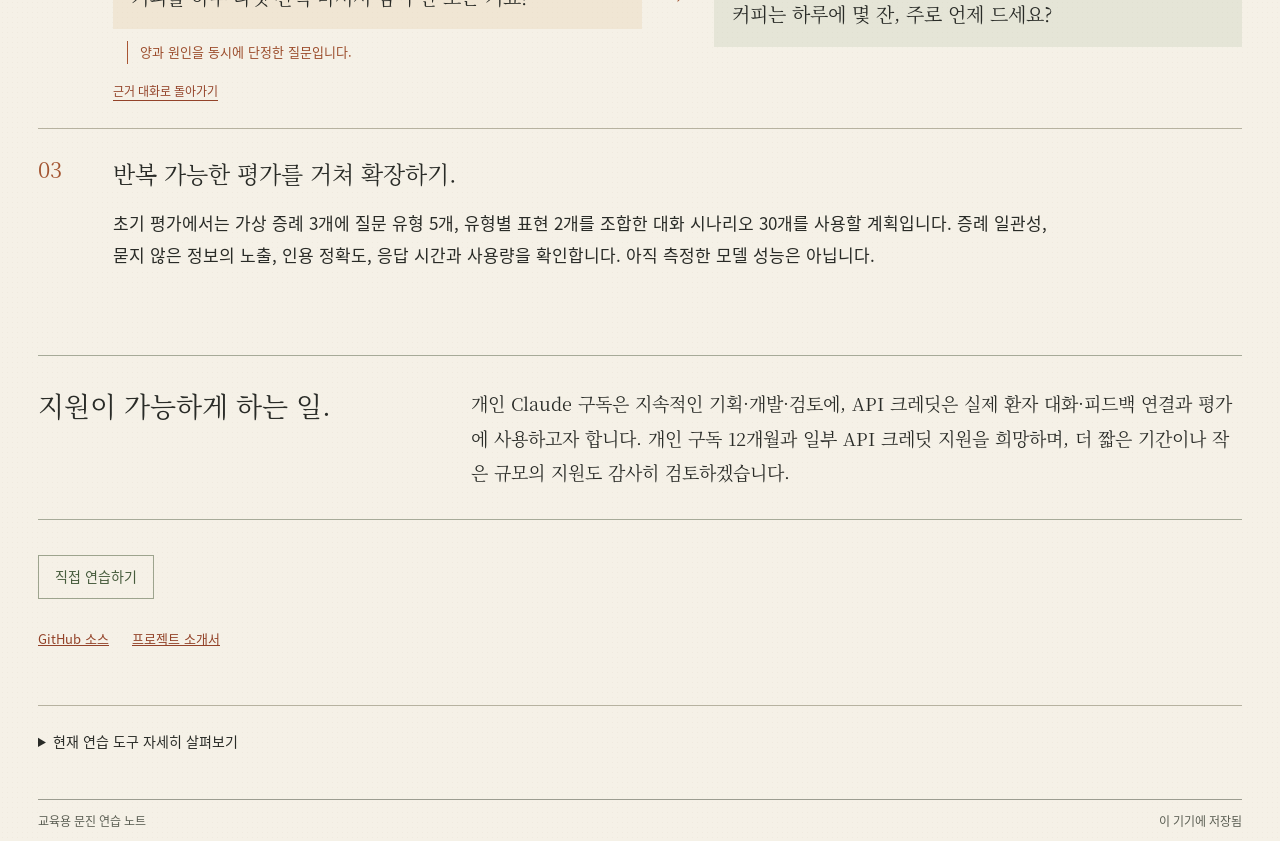
<file: site/index.html>
<!doctype html><html lang="ko"><head><meta charset="utf-8"><meta name="viewport" content="width=device-width, initial-scale=1"><meta name="theme-color" content="#f5f1e7"><meta name="description" content="CPX Practice Lab은 자체 작성한 가상 증례로 한국어 문진을 연습하고, 대화 인용 근거를 복습하며, 목표를 정해 다시 연습하는 교육용 작업 공간입니다. CHOI JUNHO의 독립 제작 프로젝트 · 2026년 2월 시작."><link rel="icon" type="image/svg+xml" href="./assets/favicon.svg"><title>CPX Practice Lab · 의대생을 위한 AI CPX 면담 시뮬레이터</title><link rel="stylesheet" href="./style.css"><link rel="stylesheet" href="../guided-demo/style.css?v=cpx-20261009-1436"><link rel="stylesheet" href="../project-front/style.css?v=cpx-20261009-1436"></head><body><a class="skip" href="#main">본문으로 이동</a><header class="is-project-header"><a class="brand" href="#project">CPX Practice Lab</a><nav class="workbench-nav" aria-label="주 메뉴"><button data-nav="project">프로젝트</button><button data-nav="practice">연습</button><button data-nav="review">복습</button><button data-nav="editor">증례</button><button data-nav="about">기록·안내</button></nav><nav class="project-reviewer-nav" aria-label="프로젝트 안내"><a href="#overview">프로젝트</a><a href="#project-demo">시연</a><a href="#why-claude">Claude 계획</a><button data-nav="practice">직접 연습</button></nav><div class="locale-switch" aria-label="Language / 언어"><a data-language="en" lang="en" hreflang="en" href="../en/index.html?v=cpx-20261009-1436">English</a><a data-language="ko" lang="ko" hreflang="ko" href="../site/index.html?v=cpx-20261009-1436" aria-current="page">한국어</a></div></header><div id="notice" role="status" aria-live="polite"></div><main id="main" tabindex="-1"><noscript><style>header nav{display:none}</style><article class="project-page static-project" aria-label="프로젝트 소개"><h1>CPX Practice Lab</h1><p>CPX Practice Lab은 자체 작성한 가상 증례로 한국어 문진을 연습하고, 대화 인용 근거를 복습하며, 목표를 정해 다시 연습하는 교육용 작업 공간입니다.</p><section class="project-identity"><h2>현재 제공 흐름</h2><div class="identity-body"><p>창작 3증례 · 54개 사실 · 36개 질문 의도 · 108개 표현</p><p>증례 작성 → 문진 연습 → 대화 인용 근거 복습 → 목표 기반 재연습. 연습에 사용한 증례 버전을 유지하고, 증례·초안·대화·목표를 JSON으로 저장하거나 가져올 수 있습니다.</p></div></section><section class="project-identity"><h2>만드는 사람</h2><div class="identity-body"><h3>CHOI JUNHO</h3><p>Independent creator in South Korea</p><p>Project started February 2026</p><p>한국에서 CHOI JUNHO가 독립적으로 만드는 한국어 임상면담 연습 프로젝트입니다. 2026년 2월 시작한 프로젝트로, 증례 작성·문진 연습·인용 근거 복습을 하나의 흐름으로 연결합니다.</p></div></section><section class="project-identity"><h2>개발 계획</h2><div class="identity-body"><p>CLAUDE / PLANNED</p><p>다음 개발 단계는 Claude를 연결해 한국어 자연어 질문과 증례에 근거한 대화·복습을 잇는 것입니다.</p><ol class="identity-plan"><li><h3>한국어 질문에서 환자 답변으로</h3><p>한국어 자연어 질문의 의도를 파악하고, 선택한 증례에 작성된 사실의 범위 안에서 환자 답변을 생성할 계획입니다.</p></li><li><h3>실제 대화 인용에서 피드백으로</h3><p>환자 역할과 피드백 역할을 분리하고, 연습 중 실제로 오간 대화의 정확한 인용을 근거로 질문을 돌아보는 피드백을 제공할 계획입니다.</p></li><li><h3>같은 증례에서 다시 연습으로</h3><p>Claude 연동 후에도 연습에 사용한 증례 버전을 고정하고, 아직 묻지 않은 정보·환자가 모르는 정보·증례에 설정되지 않은 정보를 구분해 다음 연습 목표로 연결할 계획입니다.</p></li></ol></div></section><section class="project-identity" lang="en"><h2>Project summary</h2><div class="identity-body"><p>CPX Practice Lab is an independently developed Korean clinical-interview training workbench. It connects authored fictional cases, practice conversations, exact dialogue evidence and goal-based retries. Created by CHOI JUNHO; project started in February 2026. Claude integration is the next development step.</p></div></section><section class="project-identity"><h2>기록·안내</h2><div class="identity-body"><p>현재는 작성된 증례 응답으로 연습하며 Claude 연동은 개발 중입니다.</p><p>현재 연습 기록은 이 브라우저의 이 기기에 저장되며 외부 서버로 전송되지 않습니다. 자동 동기화는 사용하지 않습니다. 증례, 초안, 대화와 연습 목표는 JSON으로 내보내 보관할 수 있습니다.</p></div></section><p>문진 연습·증례 편집·기록 기능을 사용하려면 JavaScript를 켜 주세요.</p></article></noscript></main><footer><span>교육용 문진 연습 노트</span><span id="save-state"></span></footer><script type="module" src="./app.mjs?v=cpx-20261009-1436"></script></body></html>
</file>
<file: en/style.css>
@font-face{font-family:Notebook;src:url('./assets/noto-serif-ko.woff')}@font-face{font-family:Sans;src:url('./assets/noto-sans-ko.woff')}*{box-sizing:border-box}html{color:#292b27;background:#f5f1e7;font-family:Sans,sans-serif;font-size:16px}body{max-width:1540px;margin:auto;padding:0 38px;background-image:radial-gradient(#a58b6510 .35px,transparent .6px);background-size:5px 5px;min-height:100vh}button,input,textarea,select{font:inherit;color:inherit}button{cursor:pointer;border:1px solid #a7a398;background:transparent;padding:11px 17px;min-height:44px}button:hover{background:#e9e2d5}button:disabled{opacity:.55;cursor:not-allowed}button.primary{background:#ac5436;color:#fff;border-color:#ac5436}button.primary:hover{background:#934329}a{color:#934329}button:focus-visible,a:focus-visible,input:focus-visible,textarea:focus-visible,select:focus-visible,summary:focus-visible{outline:3px solid #735b31;outline-offset:4px}header{display:flex;align-items:center;gap:44px;min-height:84px;border-bottom:1px solid #93948a}.brand{font-family:Notebook,serif;font-size:23px;white-space:nowrap;text-decoration:none;color:inherit}nav{display:flex;gap:18px}nav button{border:0;padding:10px 5px;position:relative}nav button.active{color:#a34324}nav button.active:after{content:'';height:2px;background:#a34324;position:absolute;bottom:2px;left:4px;right:4px}.edition{margin-left:auto;font:10px Notebook;letter-spacing:3px;white-space:nowrap}h1,h2,h3,p{margin-top:0}h1,h2,h3{font-family:Notebook,serif;font-weight:600}h1{font-size:38px;line-height:1.45;margin-bottom:8px;letter-spacing:-1px}h2{font-size:25px;line-height:1.5}h3{font-size:20px}p{line-height:1.75}small,.small{font-size:12px;line-height:1.65;color:#5b5e53}.muted{color:#595c52}.layout{display:grid;grid-template-columns:210px minmax(0,1fr);gap:30px}.rail{border-right:1px solid #c5c0b4;padding:30px 20px 30px 0}.rail h2{font-size:23px}.case-button{display:block;text-align:left;width:100%;border:0;border-bottom:1px solid #c5c0b4;padding:22px 10px 22px 14px;line-height:1.6}.case-button .case-letter{font-family:Notebook;font-size:24px;display:block}.case-button.active{border-left:3px solid #ac5436;background:#b1643a0d;color:#843f29}.workspace{min-width:0;padding-top:26px}.intro{position:relative;min-height:190px;padding:0 32% 18px 0;border-bottom:1px solid #c5c0b4}.intro img{position:absolute;right:0;bottom:0;width:30%;max-height:188px;object-fit:contain;mix-blend-mode:multiply}.intro h1{font-size:36px}.intro .case-title{font-size:21px;margin:18px 0 6px}.badge{font-family:Sans;font-size:12px;border:1px solid #909384;padding:3px 9px;display:inline-block;margin-bottom:8px}.session-actions{display:flex;gap:10px;align-items:center;flex-wrap:wrap;margin:16px 0}.transcript{max-height:48vh;min-height:180px;overflow:auto;scrollbar-color:#bcb5a6 transparent;padding-right:12px}.turn{padding:19px 0;border-bottom:1px solid #c5c0b4;scroll-margin-top:16px}.turn.selected{background:#b85d3010}.utterance{display:grid;grid-template-columns:52px 1fr;gap:13px;margin:10px 0}.role{font:14px Sans;color:#53564c;padding-top:3px}.speech{font:19px/1.85 Notebook,serif;white-space:pre-wrap;overflow-wrap:anywhere;margin:0}.system-line{font-size:14px;line-height:1.75;margin:12px 0 4px 65px;color:#6a4938}.turn-meta{font-size:12px;color:#636557;margin-left:65px}.composer{border-top:1px solid #999a8f;border-bottom:1px solid #999a8f;padding:15px 0;margin:14px 0 22px}.composer label{font-family:Notebook;font-weight:600}.composer-row{display:flex;gap:12px;margin-top:10px;align-items:stretch}input,textarea,select{background:#faf8f24d;border:1px solid #9c9d91;border-radius:0;padding:11px 12px;width:100%;font-size:16px}textarea{resize:vertical;min-height:72px;line-height:1.65}.composer textarea{flex:1;min-height:70px}.composer button{white-space:nowrap}.help{margin-top:15px}summary{cursor:pointer;padding:8px 0;min-height:44px}.intent-options{display:flex;flex-wrap:wrap;gap:8px;margin:12px 0}.intent-options button{font-size:14px;text-align:left}.review-head{padding:30px 0 20px;border-bottom:1px solid #bbb8ae}.review-row{display:grid;grid-template-columns:63% 37%;border-bottom:1px solid #c5c0b4}.review-row .turn{border:0;padding-right:25px}.margin-note{border-left:1px solid #c5c0b4;padding:22px 0 20px 25px;min-width:0}.evidence-link{border:0;border-bottom:1px solid #b46544;text-align:left;padding:4px 0;min-height:32px;font-size:14px}.evidence-quote{font:16px/1.9 Notebook;margin:12px 0;white-space:pre-wrap}.evidence-label{font-size:12px;background:#d7dbcd;padding:3px 7px;display:inline-block}.selected .evidence-label{background:#ac5436;color:white}.goals{padding:25px 0}.goal-options{display:grid;grid-template-columns:repeat(3,1fr);gap:10px;margin-bottom:20px}.goal-options label{display:flex;gap:9px;align-items:flex-start;padding:8px 0;font-size:14px}.goal-options input{width:auto;margin-top:5px;accent-color:#a44d32}.comparison{border-top:1px solid #c5c0b4;padding-top:20px}.comparison p{font-size:14px}.editor-layout{display:grid;grid-template-columns:minmax(0,1.6fr) minmax(240px,1fr);gap:30px}.editor-form{padding-bottom:25px}.editor-form h2{margin:30px 0 14px;border-bottom:1px solid #999b90}.field{display:grid;grid-template-columns:105px minmax(0,1fr);gap:14px;margin:16px 0;align-items:start}.field label{font-size:14px;padding-top:11px}.editor-preview{border-left:1px solid #c5c0b4;padding-left:25px}.editor-preview img{width:100%;max-height:240px;object-fit:contain;mix-blend-mode:multiply}.editor-preview .speech{font-size:17px}.editor-sticky{position:sticky;top:20px}.form-actions{display:flex;gap:12px;flex-wrap:wrap;border-top:1px solid #aaa99d;padding:20px 0}.errors{white-space:pre-wrap;color:#943c29;font-size:14px;line-height:1.7}.empty{padding:35px 0;font:19px/1.8 Notebook}.info{max-width:800px;padding:35px 0}.info section{padding:20px 0;border-bottom:1px solid #c5c0b4}.session-list button{display:block;width:100%;text-align:left;border:0;border-bottom:1px solid #c5c0b4}.status-row{display:flex;gap:10px;flex-wrap:wrap;align-items:center}#notice:not(:empty){padding:13px 0;color:#843f29;border-bottom:1px solid #c5c0b4;font-size:14px;white-space:pre-wrap}footer{border-top:1px solid #9b9c90;font-size:12px;color:#5b5e53;padding:12px 0;display:flex;justify-content:space-between;gap:15px}.skip{position:absolute;top:-80px;background:#fff;padding:12px;z-index:4}.skip:focus{top:4px}@media(min-width:1400px){.speech{font-size:21px}.intro{min-height:215px}.intro img{max-height:210px}}@media(max-width:1000px){body{padding:0 22px}header{gap:22px}.edition{display:none}.layout{grid-template-columns:170px minmax(0,1fr);gap:22px}.intro{padding-right:28%;min-height:195px}.intro img{width:28%}.intro h1{font-size:30px}.editor-layout{grid-template-columns:1fr}.editor-preview{border:0;border-top:1px solid #c5c0b4;padding:22px 0}.editor-preview img{max-width:280px}.goal-options{grid-template-columns:repeat(2,1fr)}}@media(max-width:680px){body{padding:0 16px}header{display:block;padding-top:15px}.brand{font-size:22px}nav{gap:24px;margin-top:9px}nav button{font-size:14px}.layout{display:block}.rail{border:0;padding:16px 0 0;display:flex;gap:8px;overflow:auto}.rail h2,.rail>p{display:none}.case-button{min-width:145px;padding:10px;flex:1;font-size:12px;border:1px solid #c5c0b4}.case-button .case-letter{font-size:17px}.workspace{padding-top:20px}.intro{padding-right:0;min-height:160px}.intro h1{font-size:29px}.intro>p{font-size:14px;max-width:70%}.intro img{width:29%;max-height:112px;bottom:50px}.intro .case-title{font-size:19px;max-width:70%}.transcript{max-height:44vh;padding-right:4px}.speech{font-size:17px}.utterance{grid-template-columns:35px 1fr;gap:10px}.role{font-size:12px}.turn-meta,.system-line{margin-left:45px}.composer-row{flex-wrap:wrap}.composer textarea{flex-basis:100%}.composer button{flex:1;padding:10px 8px}.review-row{display:block}.review-row .turn{padding-right:0}.margin-note{border-left:3px solid #b45c3d;padding:12px 16px;margin:0 0 22px 45px;background:#b1643a08}.review-head h1{font-size:30px}.goal-options{grid-template-columns:1fr}.editor-layout{display:block}.field{display:block}.field label{display:block;padding:0;margin-bottom:6px}.editor-form h1{font-size:29px}.session-actions button{font-size:14px}footer{font-size:11px}.review-head select{max-width:100%}}@media(prefers-reduced-motion:reduce){*{scroll-behavior:auto!important;transition:none!important}}

.intro img,.editor-preview img{mask-image:linear-gradient(to bottom,transparent 0%,black 14%,black 78%,transparent 100%)}

mark{color:inherit;background:#be78592b;border-bottom:1px solid #ac5436}.review-row.selected .margin-note{position:relative}.review-row.selected .margin-note:before{content:'';position:absolute;left:-20px;top:40px;width:40px;border-top:1px solid #ac5436}
/* Project presentation: two connected paper spreads. */
.project-main{padding-top:32px}.project-page{--accent:#af4d2d;--rule:#b8b7aa;--sage:#c8cdbf}.project-opening{display:grid;grid-template-columns:1.08fr 1fr;gap:54px;padding-bottom:22px}.project-lead{min-width:0;display:flex;flex-direction:column;align-items:flex-start;position:relative}.project-kicker{font-size:11px;letter-spacing:.08em;color:#616756;margin:0 0 18px}.project-title{font-size:clamp(36px,4.15vw,62px);font-weight:500;line-height:1.43;letter-spacing:-.055em;margin:0 0 20px;width:100%}.project-title span{display:block;white-space:nowrap}.project-summary{font-size:15px;line-height:1.85;white-space:pre-line;position:relative;z-index:1;margin-bottom:0}.project-illustration{display:block;width:100%;max-height:420px;object-fit:contain;mix-blend-mode:multiply;margin-top:auto;mask-image:linear-gradient(to bottom,transparent 0%,black 9%,black 82%,transparent 100%)}.project-link{border:0;border-bottom:1px solid var(--accent);padding:8px 0;min-height:44px;font-size:14px;font-weight:500;text-align:left;color:var(--accent);background:transparent}.project-link:hover{background:transparent;color:#713d2e;border-bottom-width:2px}.project-lead>.project-link{color:#292b27;margin-top:-8px}.project-tag{display:inline-block;font-size:12px;line-height:1.6;background:var(--sage);padding:4px 9px;align-self:flex-start}.project-trail{border-left:1px solid #af4d2d88;padding-left:32px;position:relative}.project-case-title{font-size:26px;font-weight:500;letter-spacing:-.03em;margin:13px 0 16px}.project-step{display:grid;grid-template-columns:65px 1fr;gap:20px;border-top:1px solid var(--rule);padding:21px 0 18px;position:relative}.project-step:first-of-type{border-top:0;padding-top:4px}.project-step:before{content:'';position:absolute;left:-37px;top:29px;border-radius:50%;background:var(--accent);width:9px;height:9px}.project-step:first-of-type:before{top:14px}.project-step-index{border-right:1px solid #c7c6ba;padding-right:13px}.project-step-index p{font-size:11px;color:#626958;margin:0}.project-step-index>span{font:44px/1.2 Notebook,serif;color:#929c88}.project-eyebrow{font:11px/1.5 Sans,sans-serif;letter-spacing:.2em;color:var(--accent);margin-bottom:5px}.project-step-content h3{font-size:23px;font-weight:500;letter-spacing:-.03em;margin:0 0 16px}.project-label{font-size:11px;color:#5b6256;line-height:1.6;margin:0 0 5px}.project-quote{font:21px/1.75 Notebook,serif;letter-spacing:-.025em;word-break:keep-all;overflow-wrap:anywhere;margin:0 0 12px}.question-key{color:var(--accent);border-bottom:2px solid var(--accent);padding-bottom:3px}.project-emphasis{font:500 23px/1.5 Notebook,serif;color:var(--accent);letter-spacing:-.03em;margin:0 0 10px}.project-review-line{font-size:13px;margin:0}.project-divider{border-top:1px solid #999d91;border-bottom:1px solid #999d91;padding:17px 0;margin:0;font:13px/1.8 Notebook,serif;letter-spacing:.015em}.project-detail{display:grid;grid-template-columns:24% 1fr;gap:28px;padding:72px 0 52px;scroll-margin-top:20px}.detail-intro{border-right:1px solid #af4d2d88;padding:8px 24px 0 0}.detail-intro>.project-eyebrow{letter-spacing:.04em;padding-bottom:23px;margin-bottom:27px;border-bottom:1px solid #af4d2d88;width:max-content}.detail-intro h2{font-size:clamp(30px,3vw,42px);font-weight:500;line-height:1.55;letter-spacing:-.045em;white-space:pre-line;margin-bottom:23px}.detail-intro>p:not(.project-eyebrow){font-size:14px;line-height:1.95;white-space:pre-line;margin-bottom:35px}.project-spread{display:grid;grid-template-columns:1.45fr 1fr;border:1px solid #999d91;min-width:0}.project-record,.project-evidence{min-width:0}.spread-heading{font:500 21px/1.4 Notebook;margin:0;padding:18px 23px;border-bottom:1px solid var(--rule)}.project-evidence{border-left:1px solid var(--rule);padding-bottom:24px}.project-record-row{position:relative;margin:0 24px;display:grid;grid-template-columns:70px 1fr;gap:20px;padding:27px 0 12px}.project-record-row>.project-label{padding-top:7px;font-size:10px}.project-record-row>.project-quote{font-size:21px;position:relative;padding-left:16px;border-left:1px solid var(--rule);margin:0}.project-record-row>.project-quote:before{content:'';position:absolute;left:-4px;top:12px;width:7px;height:7px;background:#939d87;border-radius:50%}.project-record-row.focused>.project-quote:before{background:var(--accent)}.project-record-row.focused:after{content:'';position:absolute;right:-32px;top:44px;width:42px;border-top:1px solid var(--accent);z-index:1}.project-record-row.next-question{padding-bottom:27px}.project-record-row.next-question .project-quote{color:#6a6f62;font-size:17px}.project-evidence>.project-tag{margin:26px 22px 15px}.project-evidence>.project-emphasis{margin:0 22px 14px}.project-evidence>p{margin:0 22px 20px;font-size:13px;line-height:1.8}.project-fact{margin:0 22px 18px}.fact-quote{font:16px/1.8 Notebook;margin:0 0 4px}.fact-description{font-size:12px;color:#5b6256;line-height:1.8;margin:0}.project-evidence>.project-link{margin:8px 22px 0;border-top:1px solid var(--accent);width:calc(100% - 44px);padding:14px 0}.project-ledger{display:grid;grid-template-columns:.65fr 1.15fr 1.15fr 1.1fr;gap:26px;border-top:1px solid #999d91;border-bottom:1px solid #999d91;padding:26px 0}.project-ledger>h2{font-size:25px;font-weight:500;margin:6px 0}.ledger-entry{border-left:1px solid var(--rule);padding-left:26px}.ledger-entry:first-of-type{border-color:#af4d2d88}.ledger-number{font:13px Notebook;color:#6b7964;margin:0 0 4px}.ledger-entry h3{font-size:22px;font-weight:500;margin:0 0 10px}.ledger-entry>p:not(.ledger-number){font-size:12px;line-height:1.9;white-space:pre-line;margin-bottom:8px}.ledger-entry>.project-link{font-size:12px}.project-end{display:flex;justify-content:space-between;align-items:center;gap:25px;padding:27px 0 38px}.project-end p{font:13px/1.8 Notebook;margin:0}.project-end button{padding:16px 28px;font-size:15px}.project-main+footer{margin-top:0}
@media(min-width:1500px){.project-title{font-size:63px}.project-opening{gap:68px}.project-summary{font-size:17px}.project-illustration{max-height:460px}.project-quote{font-size:23px}.project-step{padding-bottom:22px}.project-step-content h3{font-size:26px}}
@media(max-width:1100px){.project-opening{gap:32px;grid-template-columns:1.05fr 1fr}.project-trail{padding-left:22px}.project-step:before{left:-27px}.project-step{grid-template-columns:46px 1fr;gap:14px}.project-step-index>span{font-size:36px}.project-case-title{font-size:22px}.project-step-content h3{font-size:21px}.project-quote{font-size:18px}.project-summary{font-size:13px}.project-detail{grid-template-columns:21% 1fr;gap:20px}.detail-intro{padding-right:15px}.detail-intro h2{font-size:31px}.project-record-row{margin:0 16px;grid-template-columns:53px 1fr;gap:10px}.project-record-row>.project-quote{font-size:18px;padding-left:12px}.project-ledger{gap:18px}.ledger-entry{padding-left:18px}.ledger-entry h3{font-size:19px}}
@media(max-width:820px){header{gap:24px}nav{gap:12px}.project-title{font-size:34px}.project-title span{white-space:normal}.project-opening{gap:25px}.project-summary{white-space:normal}.project-step{grid-template-columns:37px 1fr;gap:12px}.project-step-index>span{font-size:30px}.project-step-content h3{font-size:18px}.project-case-title{font-size:20px}.project-detail{grid-template-columns:1fr;padding-top:44px}.detail-intro{display:grid;grid-template-columns:1fr 1.2fr;gap:8px 24px;border-right:0}.detail-intro>.project-eyebrow{grid-column:1/-1;margin:0 0 10px;padding-bottom:10px}.detail-intro h2{grid-row:2/4;font-size:33px;margin-bottom:0}.detail-intro>p:not(.project-eyebrow){margin:0;font-size:13px}.detail-intro .project-tag{justify-self:start}.project-ledger{grid-template-columns:1fr 1fr 1fr}.project-ledger>h2{grid-column:1/-1;margin:0}.ledger-entry{padding-left:15px}.project-end p{max-width:45%}}
@media(max-width:600px){nav{justify-content:space-between;gap:6px}nav button{font-size:13px}.project-main{padding-top:24px}.project-opening{display:flex;flex-direction:column;gap:38px}.project-kicker{font-size:10px;margin-bottom:16px}.project-title{font-size:clamp(32px,8.7vw,48px);line-height:1.45;margin-bottom:16px}.project-title span{white-space:nowrap}.project-summary{font-size:13px;max-width:340px}.project-illustration{max-height:300px;margin:9px 0 0}.project-lead>.project-link{font-size:13px;margin-top:-3px}.project-trail{margin-left:5px;padding-left:22px}.project-case-title{font-size:24px;margin-bottom:12px}.project-step{grid-template-columns:47px 1fr;gap:16px;padding:21px 0}.project-step-index>span{font-size:36px}.project-step-content h3{font-size:22px}.project-quote{font-size:20px}.project-divider{font-size:11px}.project-detail{padding:35px 0 30px;gap:26px}.detail-intro{grid-template-columns:1fr;gap:0;padding:0}.detail-intro h2{grid-row:auto;white-space:normal;font-size:31px;margin-bottom:13px}.detail-intro>p:not(.project-eyebrow){white-space:normal;margin-bottom:16px;max-width:310px}.detail-intro>.project-eyebrow{margin-bottom:17px}.project-spread{grid-template-columns:1fr}.project-evidence{border-left:0;border-top:1px solid #999d91}.spread-heading{font-size:20px;padding:16px 20px}.project-record-row{grid-template-columns:61px 1fr;margin:0 20px;gap:13px;padding:22px 0 10px}.project-record-row>.project-quote{font-size:19px}.project-record-row.focused:after{display:none}.project-record-row.focused>.project-quote{border-color:var(--accent)}.project-evidence>.project-tag{margin-top:21px}.project-evidence>.project-emphasis{font-size:25px}.project-fact{border-left:1px solid #af4d2d88;padding-left:15px}.project-ledger{grid-template-columns:1fr;gap:0;padding:23px 0 5px}.project-ledger>h2{font-size:25px;margin-bottom:20px}.ledger-entry{padding:0 0 18px 19px;margin-bottom:21px}.ledger-entry h3{font-size:22px}.ledger-entry>p:not(.ledger-number){font-size:13px}.project-end{display:block;padding:22px 0 30px}.project-end p{max-width:none;font-size:12px;margin-bottom:19px}.project-end button{width:100%;font-size:15px}}

/* Project identity extends the existing ruled-paper layout. */
.project-identity{display:grid;grid-template-columns:.65fr 3.4fr;gap:26px;padding:32px 0;border-bottom:1px solid #999d91}.project-identity>h2{font:500 25px/1.5 Notebook,serif;margin:0}.identity-body{min-width:0;border-left:1px solid #b8b7aa;padding-left:26px;max-width:960px}.identity-body h3{font:500 21px/1.6 Notebook,serif;margin:0 0 8px}.identity-body p,.project-english>p{font-size:14px;line-height:1.95;margin:0 0 12px;overflow-wrap:anywhere}.identity-body p:last-child{margin-bottom:0}.identity-body .identity-context{font-size:12px;letter-spacing:.025em;color:#5b6256;margin:0 0 6px}.identity-body .identity-context+p:not(.identity-context){margin-top:18px}.identity-plan{margin:24px 0 0;padding:0;list-style:none;counter-reset:plan}.identity-plan li{counter-increment:plan;position:relative;padding:18px 0 18px 42px;border-top:1px solid #b8b7aa}.identity-plan li:before{content:'0' counter(plan);position:absolute;left:0;top:23px;font:13px Notebook,serif;color:#6b7964}.identity-plan li:last-child{padding-bottom:0}.project-english>p{margin:0;max-width:880px}.static-project{padding:36px 0}.static-project>h1{font:500 38px/1.5 Notebook,serif}.static-project>p{max-width:900px;line-height:1.9}.static-project .project-ledger{margin-top:32px}
@media(max-width:820px){.project-identity{grid-template-columns:1fr;gap:18px}.identity-body{padding-left:18px}.project-identity>h2{font-size:24px}}
@media(max-width:600px){.project-identity{padding:26px 0}.identity-body{padding-left:19px}.identity-body h3{font-size:20px}.identity-body p,.project-english>p{font-size:13px}.identity-plan li{padding-left:30px}.static-project>h1{font-size:30px}}
</file>
<file: guided-demo/style.css>
.guided-demo{--gd-ink:#282a25;--gd-green:#52654c;--gd-rust:#a65332;--gd-line:#b8b29f;--gd-paper:#f4f0e5;color:var(--gd-ink);background:var(--gd-paper);background-image:url('./assets/paper-background.svg');background-size:900px auto;padding:35px 28px 20px;margin:12px -15px 52px;border-bottom:1px solid var(--gd-line);font:16px/1.65 Sans,Arial,sans-serif;position:relative;isolation:isolate}.guided-demo *{box-sizing:border-box}.guided-demo p{margin:0 0 12px;line-height:1.65}.guided-demo h2,.guided-demo h3,.guided-demo h4{font-family:Notebook,ReportSerif,Georgia,serif;color:var(--gd-ink);letter-spacing:-.02em}.guided-demo button,.guided-demo select,.guided-demo summary{font:14px/1.5 Sans,Arial,sans-serif;color:var(--gd-ink);cursor:pointer;min-height:44px}.guided-demo button{background:transparent;padding:9px 13px;border:1px solid var(--gd-line);border-radius:0}.guided-demo button:hover{background:#ded7c780}.guided-demo button:disabled{opacity:.45;cursor:default}.guided-demo button:focus-visible,.guided-demo select:focus-visible,.guided-demo summary:focus-visible{outline:3px solid var(--gd-rust);outline-offset:3px}.gd-head{margin-left:28%;margin-bottom:24px}.guided-demo .gd-notice{font-size:11px;letter-spacing:.025em;color:#656559;margin-bottom:20px}.guided-demo .gd-title{font-size:clamp(36px,4.1vw,62px);line-height:1.2;white-space:pre-line;margin:0 0 14px;font-weight:600}.guided-demo .gd-subtitle{font:23px/1.5 Notebook,ReportSerif,Georgia,serif;margin-bottom:8px}.gd-stage{display:grid;grid-template-columns:25% minmax(0,1fr) 25%;gap:3%;align-items:start;min-height:390px}.gd-person{margin:-115px 0 0;align-self:end;position:relative}.gd-person img{width:100%;height:auto;display:block;object-fit:contain;mix-blend-mode:multiply}.gd-person figcaption{font-size:12px;line-height:1.6;margin:12px 8px 0;max-width:230px;color:#616353}.gd-content{min-width:0;padding-top:7px}.guided-demo .gd-eyebrow{font-size:11px;letter-spacing:.05em;text-transform:uppercase;color:#636454;margin-bottom:16px}.gd-speech{display:grid;grid-template-columns:48px minmax(0,1fr);gap:13px;margin:0 0 23px;align-items:start}.guided-demo .gd-role{font:16px/1.5 Notebook,ReportSerif,Georgia,serif;color:var(--gd-rust);padding-top:13px}.guided-demo .gd-bubble{font:21px/1.65 Notebook,ReportSerif,Georgia,serif;padding:15px 18px;margin:0;background:#d4b78640;position:relative;overflow-wrap:anywhere}.gd-bubble:before{content:'';position:absolute;left:-11px;top:24px;width:0;height:0;border-bottom:12px solid #d4b78640;border-left:12px solid transparent}.gd-patient .gd-role{color:var(--gd-green)}.gd-patient .gd-bubble{background:#98a4843a}.gd-patient .gd-bubble:before{border-bottom-color:#98a4843a}.guided-demo .gd-listening{padding:24px 0 0 62px;color:#65715c;font-size:14px;min-height:100px}.gd-ledger{border:1px solid var(--gd-line);border-right:0;padding:16px 0 10px 18px;position:relative;min-width:0;margin-top:28px}.gd-ledger:before{content:'';position:absolute;left:-23px;top:100px;width:23px;border-top:1px solid var(--gd-green)}.gd-ledger h3{font-size:21px;margin:0 0 15px;padding-bottom:10px;border-bottom:1px solid var(--gd-green);line-height:1.4}.gd-fact{border-bottom:1px solid #b8b29f66;margin-bottom:13px;padding-bottom:10px}.guided-demo .gd-fact-topic{font-size:12px;color:var(--gd-green);margin-bottom:4px}.gd-fact p{font:16px/1.7 Notebook,ReportSerif,Georgia,serif;margin:0 0 5px}.guided-demo .gd-fact-status{font:11px/1.5 Sans,Arial,sans-serif;color:#656559}.guided-demo .gd-case-note{font-size:12px;line-height:1.7;color:#57644f;margin:15px 0 5px}.gd-controls{border-top:1px solid var(--gd-line);margin-top:20px;padding-top:14px;clear:both}.guided-demo .gd-phase{font-family:Notebook,ReportSerif,Georgia,serif;font-size:15px;word-spacing:7px;margin-bottom:10px}.gd-progress{height:2px;background:#c7c1b0;margin-bottom:16px;overflow:hidden}.gd-progress>span{height:2px;display:block;background:var(--gd-rust);transition:width .35s ease}.gd-actionbar{display:flex;gap:8px;align-items:center;flex-wrap:wrap}.gd-actionbar select{width:auto;max-width:230px;padding:9px 28px 9px 12px;border:1px solid var(--gd-line);background:#f7f4eb;margin-left:auto}.guided-demo .gd-status{font-size:11px;color:#5b6053;margin:12px 0 3px}.guided-demo .gd-duration{font-size:11px;color:#5b6053;margin:0}.gd-transcript{border-top:1px solid var(--gd-line);margin-top:15px}.gd-transcript summary{padding:14px 0}.gd-transcript-body{max-width:900px;margin:auto;padding-top:20px}.gd-transcript-turn{padding:18px 0;border-bottom:1px solid var(--gd-line)}.gd-transcript-turn h3{font-size:17px}.gd-transcript-turn p{font-size:16px;line-height:1.9}.gd-full-evaluation{padding-top:30px}.gd-section-title{font-size:29px;margin:0 0 16px}.guided-demo .gd-score{font:68px/1.1 Notebook,ReportSerif,Georgia,serif;color:var(--gd-green);margin-bottom:15px}.guided-demo .gd-fine{font-size:13px;line-height:1.75;overflow-wrap:anywhere}.gd-domains{list-style:none;padding:0;margin:20px 0;display:grid;grid-template-columns:1fr 1fr;gap:0 20px}.gd-domains li{padding:8px 0;border-bottom:1px solid #b8b29f77;font-size:12px;display:flex;gap:10px;justify-content:space-between}.gd-domains li span:last-child{white-space:nowrap;color:var(--gd-green)}.gd-domains .gd-missing span:last-child{color:var(--gd-rust)}.gd-feedback-item{margin:22px 0;padding:18px 0 0;border-top:1px solid var(--gd-line)}.gd-feedback-item h4,.gd-good h4{font-size:19px;margin:0 0 10px}.guided-demo .gd-original,.guided-demo .gd-better{font-family:Notebook,ReportSerif,Georgia,serif;padding:12px 16px;background:#d4b78640}.guided-demo .gd-better{background:#98a4843a}.guided-demo .gd-source{border:0;border-bottom:1px solid var(--gd-green);font-size:12px;padding:4px 0;min-height:32px;text-align:left}.gd-goals{padding-left:24px;font:23px/1.9 Notebook,ReportSerif,Georgia,serif}.gd-goals li{padding-left:8px;margin-bottom:20px}.guided-demo[data-kind='feedback'] .gd-content,.guided-demo[data-kind='score'] .gd-content,.guided-demo[data-kind='goals'] .gd-content{grid-column:2/4}.guided-demo[data-kind='feedback'] .gd-ledger,.guided-demo[data-kind='score'] .gd-ledger,.guided-demo[data-kind='goals'] .gd-ledger{display:none}.gd-full-evaluation .gd-feedback-item{max-width:750px}.gd-full-evaluation .gd-section-title{margin-top:35px}
@media(min-width:1400px){.gd-stage{min-height:425px}.guided-demo .gd-bubble{font-size:24px}}
@media(max-width:1000px){.guided-demo{padding:28px 18px 18px}.gd-head{margin-left:23%}.gd-stage{grid-template-columns:20% minmax(0,1fr) 25%;gap:3%}.gd-person{margin-top:0}.guided-demo .gd-bubble{font-size:19px;padding:12px}.gd-speech{grid-template-columns:40px minmax(0,1fr);gap:12px}.gd-ledger h3{font-size:18px}.gd-fact p{font-size:14px}.guided-demo .gd-subtitle{font-size:20px}}
@media(max-width:720px){.guided-demo{margin:8px -10px 35px;padding:24px 15px 16px}.gd-head{margin-left:0;margin-bottom:20px}.guided-demo .gd-title{font-size:36px;line-height:1.25}.guided-demo .gd-subtitle{font-size:18px}.guided-demo .gd-notice{font-size:10px;margin-bottom:15px}.gd-stage{grid-template-columns:85px minmax(0,1fr);gap:14px;min-height:440px;align-content:start}.gd-person{grid-column:1;grid-row:1;margin:0;align-self:start}.gd-person img{height:138px;object-fit:cover;object-position:top}.gd-person figcaption{font-size:10px;margin:8px 0}.gd-content{grid-column:2;grid-row:1;padding:0}.gd-speech{display:block;margin-bottom:18px}.guided-demo .gd-role{padding:0;font-size:13px;margin-bottom:6px}.guided-demo .gd-bubble{font-size:17px;line-height:1.7;padding:12px}.gd-bubble:before{display:none}.guided-demo .gd-listening{padding:15px 0;font-size:12px}.gd-ledger{grid-column:2;grid-row:2;margin-top:0;padding:10px 0 8px 12px}.gd-ledger:before{left:-15px;width:15px;top:35px}.gd-ledger h3{font-size:16px}.gd-fact p{font-size:14px}.gd-fact .gd-fact-topic{font-size:11px}.gd-actionbar{gap:6px}.gd-actionbar button{font-size:12px;padding:8px 9px}.gd-actionbar select{margin-left:0;width:100%;max-width:none;font-size:13px}.guided-demo .gd-phase{font-size:12px;word-spacing:0}.guided-demo[data-kind='feedback'] .gd-content,.guided-demo[data-kind='score'] .gd-content,.guided-demo[data-kind='goals'] .gd-content{grid-column:1/3;grid-row:2}.guided-demo[data-kind='feedback'] .gd-person,.guided-demo[data-kind='score'] .gd-person,.guided-demo[data-kind='goals'] .gd-person{display:none}.gd-domains{grid-template-columns:1fr}.gd-section-title{font-size:26px}.gd-goals{font-size:21px}}
@media(prefers-reduced-motion:reduce){.guided-demo *{animation:none!important;transition:none!important;scroll-behavior:auto!important}}
@media print{.guided-demo .gd-controls,.guided-demo .gd-stage,.guided-demo summary{display:none}.gd-transcript:not([open])>div{display:block}.gd-transcript-body{display:block!important}.guided-demo{margin:0;padding:15px;background:#fff}.gd-head{margin:0}.gd-title{font-size:30px!important}.gd-transcript{display:block}.gd-full-evaluation .gd-source,.gd-full-evaluation button{display:none}}

/* Production assets from the accepted design set; all lettering remains DOM text. */
.gd-person:before{content:"";position:absolute;left:3%;top:17%;width:60%;aspect-ratio:1;background:url("./assets/ochre-disc.svg") center/contain no-repeat;z-index:-1}.gd-person{z-index:0}.gd-person img{mix-blend-mode:normal}.gd-toggle{padding-left:34px!important;background-image:url("./assets/pause.svg")!important;background-repeat:no-repeat!important;background-size:14px!important;background-position:12px center!important}.guided-demo[data-playing="false"] .gd-toggle{background-image:none!important;padding-left:13px!important}

.gd-stage{position:relative}.gd-connector{position:absolute;inset:0;overflow:visible;pointer-events:none;z-index:2}.gd-connector path{fill:none;stroke:#617254;stroke-width:1;opacity:.85}.gd-ledger:before{display:none}.gd-assumption{border-bottom:2px solid var(--gd-rust);padding-bottom:2px}.guided-demo .gd-prior-quote{font:13px/1.75 Notebook,ReportSerif,Georgia,serif;color:#5b6952;margin:20px 0 0 61px;padding-left:13px;border-left:2px solid #829075}.gd-prior-facts{border-top:1px solid var(--gd-line);margin-top:12px}.guided-demo .gd-prior-facts summary{font-size:11px}.gd-prior-facts p{border-bottom:1px solid #b8b29f55;padding-bottom:8px}
@media(max-width:720px){.guided-demo .gd-prior-quote{margin-left:0;font-size:12px}.gd-connector{display:none}.gd-ledger{border-left:2px solid var(--gd-green)}}
/* Faster full walkthrough: stable portrait and controls; focused feedback beats. */
.gd-stage{min-height:550px}.gd-person{align-self:start;margin-top:0}.guided-demo .gd-prior-quote{font-size:12px}.guided-demo[data-kind='feedback'] .gd-content{max-width:850px}.gd-feedback-item{display:grid;grid-template-columns:1fr 1fr;gap:10px 25px;margin-top:15px}.gd-feedback-item h4{grid-column:2;grid-row:1}.gd-feedback-item .gd-original{grid-column:1;grid-row:1/3}.gd-feedback-item .gd-fine{grid-column:2;grid-row:2}.gd-feedback-item .gd-eyebrow{grid-column:1/3;margin-top:5px;margin-bottom:0}.gd-feedback-item .gd-better{grid-column:1/3;font-size:23px}.gd-feedback-item .gd-source{grid-column:1/3;justify-self:start}.gd-good{max-width:680px;padding:24px;background:#98a48424}.gd-good p:first-of-type{font:25px/1.75 Notebook,ReportSerif,Georgia,serif}.gd-full-evaluation .gd-feedback-item{display:block}.gd-full-evaluation .gd-good{padding:15px}.gd-duration{max-width:100%}
@media(max-width:720px){.guided-demo{display:flex;flex-direction:column}.gd-head{order:0}.gd-controls{order:1;position:sticky;top:0;z-index:5;background:#f6f1e6;padding:8px 0;margin:0 0 20px;border-bottom:1px solid #b8b29f}.gd-phase,.gd-duration{display:none}.gd-actionbar{gap:5px}.gd-actionbar button{font-size:11px;min-height:37px;padding:6px 8px}.gd-actionbar select{width:auto;flex:1;max-width:100%;min-width:115px;font-size:12px;min-height:37px;padding:6px}.guided-demo .gd-status{margin:5px 0 0;font-size:10px}.gd-progress{margin-bottom:8px}.gd-stage{order:2;min-height:660px;grid-template-columns:65px minmax(0,1fr);gap:12px;display:grid}.gd-person{grid-column:1/3;grid-row:1;margin:0;display:flex;gap:12px;align-items:center}.gd-person img{width:65px;height:85px}.gd-person figcaption{max-width:none;font-size:11px}.gd-person:before{display:none}.gd-content{grid-column:1/3;grid-row:2}.gd-ledger{grid-column:1/3;grid-row:3;margin-bottom:20px}.gd-transcript{order:3}.gd-feedback-item{display:block}.gd-feedback-item .gd-better{font-size:20px}.gd-good{padding:18px}.gd-good p:first-of-type{font-size:22px}.guided-demo[data-kind='feedback'] .gd-content,.guided-demo[data-kind='score'] .gd-content,.guided-demo[data-kind='goals'] .gd-content{grid-row:1;grid-column:1/3}.gd-domains{grid-template-columns:1fr 1fr;gap:0 12px}.gd-domains li{display:block;font-size:11px}.gd-domains li span{display:block}.gd-person img{object-fit:cover;object-position:top}}
/* Native-scroll edition: continuous readable history, no timed playback. */
.gd-scroll-demo{display:block!important}.gd-scroll-demo .gd-head{margin-left:29%;margin-bottom:25px}.guided-demo .gd-scroll-hint{font-size:13px;color:#5c6354;margin:15px 0}.gd-scroll-nav{display:flex;flex-wrap:wrap;align-items:center;gap:10px 21px;border-top:1px solid var(--gd-line);border-bottom:1px solid var(--gd-line);padding:12px 0;margin-bottom:35px}.gd-scroll-nav a{font-size:12px;color:#655f4e;text-underline-offset:5px}.guided-demo .gd-read-mode{margin-left:auto;font-size:12px;padding:7px 12px}.gd-scroll-shell{display:grid;grid-template-columns:25% minmax(0,1fr);gap:6%;align-items:start}.gd-scroll-sidebar{min-width:0;align-self:stretch}.gd-scroll-sticky{position:sticky;top:25px}.gd-scroll-demo .gd-person{margin:0;display:block;position:relative}.gd-scroll-demo .gd-person img{width:100%;height:auto;object-fit:contain}.gd-scroll-demo .gd-person figcaption{font-size:11px;line-height:1.8}.gd-live-facts{margin:22px 0 0;padding:16px 12px 0 0;border-top:1px solid var(--gd-line)}.gd-live-facts h3{font-size:19px;line-height:1.4;margin:0 0 13px}.guided-demo .gd-scroll-status{font-size:11px;color:var(--gd-rust);margin:0 0 13px}.gd-live-facts .gd-fine{font-size:12px;padding-bottom:10px;border-bottom:1px solid #b8b29f60}.gd-scroll-timeline{min-width:0;max-width:840px}.gd-scroll-turn{padding:28px 0 32px;border-top:1px solid #b8b29f88;scroll-margin-top:25px}.gd-scroll-turn:first-child{border-top:0;padding-top:0}.gd-turn-label{font:13px/1.5 Sans,Arial,sans-serif!important;letter-spacing:.06em;color:#656957!important;margin-bottom:20px}.gd-scroll-demo .gd-speech{margin-bottom:20px;will-change:opacity,transform}.gd-scroll-demo .gd-bubble{font-size:22px;line-height:1.85}.gd-inline-facts{margin:2px 0 0 61px;padding:14px 20px;border-left:2px solid #7d8d70;background:#aab89c15;will-change:opacity,transform;position:relative}.gd-inline-facts:before{content:'';position:absolute;left:-2px;top:-22px;height:20px;width:1px;background:#7d8d70;opacity:var(--scroll-progress,1)}.gd-inline-facts .gd-eyebrow{margin-bottom:10px;font-size:11px}.gd-inline-fact{display:grid;grid-template-columns:90px minmax(0,1fr);gap:3px 15px;padding:8px 0;border-top:1px solid #b8b29f55}.gd-inline-fact p{font:15px/1.75 Notebook,ReportSerif,Georgia,serif;margin:0}.gd-inline-fact .gd-fact-topic{font:12px/1.8 Sans,Arial,sans-serif;color:#5a7050}.gd-inline-fact .gd-fact-status{grid-column:2;font:10px/1.65 Sans,Arial,sans-serif;color:#69705f}.gd-scroll-demo .gd-case-note{font-size:12px;margin:12px 0 0;color:#556b49}.gd-scroll-evaluation{padding:42px 0 20px;border-top:2px solid #9c9f8a;scroll-margin-top:25px}.gd-scroll-evaluation>.gd-section-title{margin:15px 0 25px}.gd-score-block{margin-bottom:48px}.gd-scroll-evaluation .gd-good{margin-bottom:32px}.gd-scroll-evaluation .gd-feedback-item{margin:30px 0;padding-top:26px}.gd-scroll-accuracy{border-left:2px solid #7d8d70;padding:10px 20px;margin:35px 0}.gd-scroll-accuracy h4{font-size:20px;margin:0 0 12px}.gd-scroll-accuracy p{font-size:16px}.gd-scroll-goals{margin-top:45px;border-top:1px solid var(--gd-line);padding-top:30px}.gd-scroll-demo a:focus-visible{outline:3px solid var(--gd-rust);outline-offset:5px}.gd-scroll-demo .gd-source{display:inline-block;text-decoration:none;line-height:1.8}.gd-scroll-goals .gd-source{margin-top:15px}
@media(max-width:1000px){.gd-scroll-demo .gd-head{margin-left:0}.gd-scroll-shell{grid-template-columns:22% minmax(0,1fr);gap:5%}.gd-scroll-demo .gd-bubble{font-size:20px}.gd-live-facts h3{font-size:17px}.gd-inline-fact{grid-template-columns:65px 1fr;gap:3px 10px}.gd-inline-fact p{font-size:14px}}
@media(max-width:720px){.gd-scroll-demo .gd-head{margin-left:0}.gd-scroll-nav{gap:10px 14px;margin-bottom:22px;padding:10px 0}.gd-scroll-nav a{font-size:11px}.guided-demo .gd-read-mode{margin-left:0;font-size:11px;min-height:36px}.gd-scroll-shell{display:block}.gd-scroll-sidebar{margin-bottom:25px;border-bottom:1px solid var(--gd-line);padding-bottom:18px}.gd-scroll-sticky{position:static}.gd-scroll-demo .gd-person{display:flex;gap:15px;align-items:center}.gd-scroll-demo .gd-person img{width:78px;height:95px;object-fit:cover;object-position:top}.gd-scroll-demo .gd-person figcaption{font-size:12px;max-width:220px}.gd-live-facts{display:none}.gd-scroll-turn{padding:25px 0 27px}.gd-turn-label{font-size:11px!important;margin-bottom:15px}.gd-scroll-demo .gd-speech{display:block}.gd-scroll-demo .gd-role{font-size:13px;padding:0;margin-bottom:7px}.gd-scroll-demo .gd-bubble{font-size:18px;line-height:1.85;padding:14px 16px}.gd-inline-facts{margin-left:0;padding:12px 15px}.gd-inline-fact{grid-template-columns:65px minmax(0,1fr)}.gd-inline-fact p{font-size:14px}.gd-inline-facts:before{height:14px;top:-16px}.gd-scroll-evaluation{padding-top:30px}.gd-scroll-demo .gd-title{font-size:34px}.gd-scroll-demo .gd-feedback-item .gd-better{font-size:20px}.gd-scroll-accuracy{padding:10px 15px}.gd-scroll-accuracy p{font-size:15px}}
@media(prefers-reduced-motion:reduce){.gd-scroll-demo .gd-speech,.gd-scroll-demo .gd-inline-facts,.gd-scroll-evaluation>div{opacity:1!important;transform:none!important}}
@media print{.gd-scroll-nav,.gd-scroll-sidebar{display:none}.gd-scroll-shell{display:block}.gd-scroll-demo *{opacity:1!important;transform:none!important}.gd-scroll-turn{break-inside:avoid}.gd-scroll-timeline{max-width:none}.gd-head{margin-left:0!important}}
/* Approved scroll sheet 05: the entrance portrait exits naturally; facts sit beside each SP reply. */
.gd-scroll-demo .gd-head{max-width:1080px;margin:0 auto 24px}.gd-scroll-nav{max-width:1080px;margin-left:auto;margin-right:auto}.gd-scroll-shell{display:block;max-width:1080px;margin:auto}.gd-scroll-sidebar{margin:0 0 35px;padding:0 0 25px;border-bottom:1px solid var(--gd-line)}.gd-scroll-sticky{position:static}.gd-scroll-demo .gd-person{display:flex;align-items:center;gap:38px;max-width:750px;margin:0}.gd-scroll-demo .gd-person img{width:240px;height:auto}.gd-scroll-demo .gd-person figcaption{max-width:340px;font:19px/1.85 Notebook,ReportSerif,Georgia,serif}.gd-scroll-demo .gd-person:before{width:140px;left:0;top:20%}.gd-live-facts{display:none}.gd-scroll-timeline{max-width:none}.gd-scroll-turn{display:grid;grid-template-columns:minmax(0,1fr) 230px;gap:0 30px;padding-top:34px;padding-bottom:45px}.gd-turn-label{grid-column:1/3;grid-row:1}.gd-scroll-turn>.gd-student{grid-column:1;grid-row:2}.gd-scroll-turn>.gd-patient{grid-column:1;grid-row:3;margin-bottom:0}.gd-scroll-turn>.gd-inline-facts{grid-column:2;grid-row:3;margin:0;align-self:start;padding:10px 0 12px 15px;background:transparent}.gd-inline-facts:before{left:-31px;top:28px;width:30px;height:1px;background:#7d8d70}.gd-inline-fact{display:block}.gd-inline-fact .gd-fact-topic{margin-bottom:4px}.gd-inline-fact .gd-fact-status{margin-top:4px}.gd-scroll-evaluation{max-width:850px;margin:25px auto 0;padding-top:48px}.gd-scroll-evaluation .gd-score{font-size:46px;display:inline-block}.gd-scroll-evaluation .gd-score-block>.gd-eyebrow{display:inline-block;margin-right:18px;font-size:15px}.gd-scroll-evaluation .gd-score-block>.gd-fine{clear:both}
@media(max-width:1000px){.gd-scroll-turn{grid-template-columns:minmax(0,1fr) 185px;gap:0 22px}.gd-inline-facts:before{left:-23px;width:22px}.gd-scroll-demo .gd-person img{width:210px}.gd-scroll-demo .gd-person figcaption{font-size:17px}}
@media(max-width:720px){.gd-scroll-demo .gd-head{margin:0 0 22px}.gd-scroll-sidebar{margin-bottom:25px;padding-bottom:20px}.gd-scroll-demo .gd-person{gap:20px}.gd-scroll-demo .gd-person img{width:112px;height:148px;object-fit:cover;object-position:top}.gd-scroll-demo .gd-person figcaption{font:14px/1.85 Notebook,ReportSerif,Georgia,serif}.gd-scroll-demo .gd-person:before{display:none}.gd-scroll-turn{display:block;padding:28px 0 34px}.gd-scroll-turn>.gd-patient{margin-bottom:18px}.gd-scroll-turn>.gd-inline-facts{padding:12px 15px;background:#aab89c15}.gd-inline-facts:before{left:-2px;top:-19px;width:1px;height:18px}.gd-inline-fact{display:grid;grid-template-columns:65px minmax(0,1fr)}.gd-inline-fact .gd-fact-status{grid-column:2}.gd-scroll-evaluation{margin-top:20px;padding-top:35px}.gd-scroll-evaluation .gd-score{font-size:42px}.gd-scroll-evaluation .gd-score-block>.gd-eyebrow{font-size:13px}}
/* Student-only scroll-driven voice transcription. Full text reserves the final layout. */
.guided-demo .gd-voice-notice{font-size:11px;color:#666653;line-height:1.7;margin:-7px 0 18px}.gd-transcribing{position:relative}.gd-transcription-source{display:block;color:transparent;white-space:pre-wrap}.gd-transcription-source .gd-assumption{border-bottom-color:transparent}.gd-transcription-source.gd-show-source .gd-assumption{border-bottom-color:var(--gd-rust)}.gd-transcription-source::selection,.gd-transcription-source *::selection{color:#292b27;background:#d9cca7}.gd-transcription-layer{position:absolute;inset:15px 18px;white-space:pre-wrap;pointer-events:none;user-select:none}.gd-transcription-caret{display:inline-block;width:1.5px;height:.95em;background:var(--gd-rust);vertical-align:-.08em;margin-left:3px}.gd-voice-wave{display:flex;align-items:center;justify-content:center;gap:2px;height:18px;margin-top:7px;max-width:29px}.gd-voice-wave i{display:block;width:2px;height:3px;background:var(--gd-rust);border-radius:1px}.gd-scroll-demo .gd-transcription-layer{inset:15px 18px}.gd-show-source{color:inherit!important}
@media(max-width:1000px){.gd-scroll-demo .gd-transcription-layer{inset:12px}}
@media(max-width:720px){.gd-scroll-demo .gd-transcription-layer{inset:14px 16px}.gd-scroll-demo .gd-student .gd-role{display:flex;align-items:center;gap:10px}.gd-voice-wave{margin-top:0;height:15px}.guided-demo .gd-voice-notice{font-size:10px;margin-bottom:15px}}
@media(prefers-reduced-motion:reduce){.gd-transcription-layer{display:none!important}.gd-transcription-source{color:inherit!important}.gd-transcription-source .gd-assumption{border-bottom-color:var(--gd-rust)}.gd-voice-wave i{height:3px!important}}
@media print{.gd-transcription-layer{display:none!important}.gd-transcription-source{color:inherit!important}.gd-voice-wave{display:none}}
</file>
<file: project-front/style.css>
.locale-switch{display:flex;gap:3px;margin-left:auto;flex-shrink:0;border:1px solid #b6b09e;padding:3px;align-items:center}.locale-switch a{font:12px/1.5 Sans,Arial,sans-serif;color:#575f4e;text-decoration:none;padding:7px 10px;min-height:34px;display:block;white-space:nowrap}.locale-switch a[aria-current='page']{background:#53634a;color:#fff}.locale-switch a:focus-visible{outline:3px solid #9c512f;outline-offset:3px}.project-front{color:#272a24;background:transparent}.front-hero{padding:45px 0 0;border-bottom:1px solid #aaa995}.front-eyebrow{font:12px/1.6 Sans,Arial,sans-serif;color:#9f4d2e;letter-spacing:.09em;text-transform:uppercase;margin:0 0 19px}.front-hero .project-title{font:600 clamp(48px,6.9vw,100px)/1.09 Notebook,Georgia,serif;letter-spacing:-.045em;max-width:1120px;margin:0 0 30px;position:relative;z-index:1}.front-hero-body{display:grid;grid-template-columns:minmax(0,1fr) 38%;gap:7%;align-items:end}.front-hero-words{padding:0 0 68px;max-width:660px}.front-lead{font:23px/1.72 Notebook,Georgia,serif;margin:0 0 26px}.front-byline{font:12px/1.7 Sans,Arial,sans-serif;letter-spacing:.04em;margin:0 0 12px}.front-language-note{font:12px/1.75 Sans,Arial,sans-serif;color:#686957;margin:0 0 30px;max-width:540px}.front-actions{display:flex;flex-direction:column;align-items:start;gap:14px}.front-primary{font:22px/1.55 Notebook,Georgia,serif;color:#9f4d2e;text-decoration:none;border-bottom:1px solid #9f4d2e;padding-bottom:5px}.front-secondary{font:14px/1.5 Sans,Arial,sans-serif;color:#465b3c!important;border:1px solid #9da48e!important;background:transparent!important;min-height:44px;padding:10px 16px!important}.front-portrait{margin:-20px 0 0;position:relative;isolation:isolate;align-self:end}.front-portrait:before{content:'';position:absolute;left:4%;top:20%;width:70%;aspect-ratio:1;background:url('../guided-demo/assets/ochre-disc.svg') center/contain no-repeat;z-index:-1}.front-portrait img{width:100%;height:auto;display:block}.front-loop-rail{list-style:none;display:grid;grid-template-columns:repeat(4,1fr);padding:19px 0 23px;margin:0;border-top:1px solid #aaa995;gap:26px}.front-loop-rail li{font:19px/1.5 Notebook,Georgia,serif;position:relative}.front-number{font:22px/1.2 Notebook,Georgia,serif;color:#a35430;display:block;margin-bottom:9px}.front-loop-rail li:not(:last-child):after{content:'';position:absolute;right:0;top:36px;width:32px;border-top:1px solid #b5b29d}.front-story{display:grid;grid-template-columns:34% 1fr;gap:8%;padding:65px 0;border-bottom:1px solid #b6b2a0}.front-story h2,.front-loop h2,.front-demo-intro h2,.front-foundation h2{font:600 38px/1.35 Notebook,Georgia,serif;letter-spacing:-.025em;margin:0}.front-story p{font:19px/1.9 Notebook,Georgia,serif;margin:0 0 20px}.front-story p:last-child{margin-bottom:0}.front-loop{padding:62px 0 45px;display:grid;grid-template-columns:34% 1fr;gap:8%}.front-loop-list{list-style:none;padding:0;margin:0}.front-loop-list li{display:grid;grid-template-columns:42px minmax(0,1fr);gap:22px;border-top:1px solid #b6b2a0;padding:23px 0}.front-loop-list li:first-child{border-top:0;padding-top:0}.front-loop-list p{font:18px/1.9 Notebook,Georgia,serif;margin:0}.front-loop-list .front-number{font-size:30px;margin-top:4px}.front-demo-intro{padding:42px 0 35px;border-top:2px solid #999d88;max-width:100%;scroll-margin-top:20px}.front-demo-intro h2{max-width:950px;margin-bottom:20px}.front-demo-intro>p:last-child{font:20px/1.85 Notebook,Georgia,serif;max-width:900px;margin:0}.front-foundation{padding:60px 0 45px;border-top:1px solid #aaa995}.front-foundation h2{margin-bottom:35px}.front-foundation-columns{display:grid;grid-template-columns:1fr 1fr;gap:7%}.front-foundation-columns h3{font:22px/1.5 Notebook,Georgia,serif;margin:0 0 14px}.front-foundation-columns p{font:17px/1.9 Sans,Arial,sans-serif;margin:0 0 25px}.front-creator{font:20px/1.8 Notebook,Georgia,serif;max-width:930px;padding:25px 0 0;border-top:1px solid #b6b2a0}.front-footer-links{display:flex;gap:23px;flex-wrap:wrap;margin:30px 0 12px;font-size:13px}.front-safety{font-size:12px;color:#626653}.front-technical{margin:0 0 35px;border-top:1px solid #b6b2a0;padding-top:12px}.front-technical>summary{font:14px/1.6 Sans,Arial,sans-serif;padding:12px 0;cursor:pointer}.front-technical .project-opening h2{font-size:35px}.front-technical .project-title{font-size:40px}.front-preview{max-width:1480px;margin:auto;padding:0 36px}.front-preview-header{display:flex;align-items:center;justify-content:space-between;gap:20px;border-bottom:1px solid #a5a894;padding:20px 0;font:22px/1.5 Notebook,Georgia,serif}.front-preview-header h1{font:inherit;margin:0}.front-preview .locale-switch button{font:12px/1.5 Sans,Arial,sans-serif;border:0;padding:7px 12px;min-height:34px}.front-preview .locale-switch button[aria-pressed='true']{background:#53634a;color:white}.project-front a:focus-visible,.front-foundation a:focus-visible{outline:3px solid #9f4d2e;outline-offset:4px}
@media(max-width:1100px){.front-hero .project-title{font-size:76px;max-width:100%;margin-bottom:30px}.front-lead{font-size:21px}.front-hero-words{padding-bottom:40px}.front-hero-body{grid-template-columns:58% 1fr;gap:4%}.front-story,.front-loop{grid-template-columns:32% 1fr;gap:6%}.front-story h2,.front-loop h2,.front-demo-intro h2,.front-foundation h2{font-size:32px}body>header{gap:18px}.locale-switch a{padding:6px 8px;font-size:11px}}
@media(max-width:850px){.front-hero .project-title{font-size:62px}.front-hero-body{grid-template-columns:1fr 34%;gap:4%}.front-portrait{margin:0}.front-lead{font-size:19px}.front-hero-words{padding-bottom:28px}.front-primary{font-size:19px}.front-story,.front-loop{display:block;padding:42px 0}.front-story h2,.front-loop h2{margin-bottom:25px}.front-loop-rail li{font-size:16px}.front-loop-rail li:not(:last-child):after{width:18px}.front-story p{font-size:18px}}
@media(max-width:600px){.front-preview{padding:0 22px}.front-preview-header{padding:16px 0;font-size:17px}.front-hero{padding-top:30px}.front-eyebrow{font-size:10px;margin-bottom:15px}.front-hero .project-title{font-size:clamp(39px,10.8vw,58px);line-height:1.16;margin-bottom:22px;letter-spacing:-.035em}.front-hero-body{display:flex;flex-direction:column;gap:0;align-items:stretch}.front-hero-words{padding-bottom:0;max-width:none}.front-lead{font-size:19px;line-height:1.8;margin-bottom:21px}.front-byline,.front-language-note{font-size:11px}.front-language-note{margin-bottom:23px}.front-actions{gap:12px}.front-primary{font-size:20px}.front-portrait{width:65%;max-width:280px;margin:24px 0 0 auto}.front-loop-rail{gap:12px;padding:18px 0 22px;grid-template-columns:1fr 1fr}.front-loop-rail li{font-size:16px;padding-right:10px}.front-loop-rail li:after{display:none}.front-number{font-size:20px;margin-bottom:5px}.front-story,.front-loop{padding:36px 0}.front-story h2,.front-loop h2,.front-demo-intro h2,.front-foundation h2{font-size:29px;line-height:1.45}.front-story p,.front-loop-list p{font-size:17px;line-height:1.9}.front-loop-list li{grid-template-columns:33px 1fr;gap:15px;padding:20px 0}.front-loop-list .front-number{font-size:25px}.front-demo-intro{padding:32px 0 25px}.front-demo-intro>p:last-child{font-size:18px}.front-foundation{padding:40px 0 30px}.front-foundation-columns{display:block}.front-foundation-columns h3{font-size:20px}.front-foundation-columns p{font-size:16px}.front-creator{font-size:18px}.locale-switch{margin-left:auto}.locale-switch a{font-size:11px}.front-preview .locale-switch button{font-size:11px;padding:6px 9px}}
.project-front{position:relative;isolation:isolate}.project-front:before{content:'';position:absolute;inset:0;z-index:-1;background:url('./assets/ivory-paper-texture.png') center/cover no-repeat;opacity:.18;pointer-events:none}.front-loop-list li{grid-template-columns:105px 33px minmax(0,1fr);gap:16px;align-items:start}.front-loop-image{width:100%;height:112px;object-fit:contain;align-self:center}.front-loop-list li:nth-child(2) .front-loop-image,.front-loop-list li:nth-child(4) .front-loop-image{height:110px;object-fit:cover;object-position:top;border-radius:48% 48% 8px 8px}.front-working{font:19px/1.85 Notebook,Georgia,serif;max-width:960px;margin:0 0 20px}.front-facts-strip{font:12px/1.8 Sans,Arial,sans-serif;color:#67705c;padding:14px 0;border-top:1px solid #b6b2a0;border-bottom:1px solid #b6b2a0;margin-bottom:45px}.front-api{margin:45px 0}.front-api h2{margin-bottom:20px}.front-api-lead{font:23px/1.75 Notebook,Georgia,serif;max-width:950px;margin:0 0 30px}.front-api-role{display:grid;grid-template-columns:55px minmax(0,1fr);gap:20px;padding:27px 0;border-top:1px solid #b6b2a0}.front-api-role h3{font:23px/1.6 Notebook,Georgia,serif;margin:0 0 14px}.front-api-role p{font:17px/1.9 Sans,Arial,sans-serif;max-width:940px;margin:0 0 12px}.front-api-role .front-api-example{font:18px/1.85 Notebook,Georgia,serif;background:#a9b79924;padding:17px 22px;border-left:2px solid #8b987d;margin-top:19px}.front-support{border-top:1px solid #a6aa98;border-bottom:1px solid #a6aa98;padding:30px 0;margin:20px 0 35px;display:grid;grid-template-columns:29% 1fr;gap:7%}.front-support h3{font:27px/1.5 Notebook,Georgia,serif;margin:0}.front-support p{font:18px/1.9 Notebook,Georgia,serif;margin:0}.front-stage{font-size:12px;color:#65715c;margin-bottom:12px}.front-creator{border-top:0;padding-top:0}
@media(max-width:1000px){.front-loop-list li{grid-template-columns:75px 28px minmax(0,1fr);gap:13px}.front-loop-image{height:90px}.front-loop-list li:nth-child(2) .front-loop-image,.front-loop-list li:nth-child(4) .front-loop-image{height:90px}}
@media(max-width:600px){.front-loop-list li{grid-template-columns:52px 24px minmax(0,1fr);gap:10px}.front-loop-image{height:75px}.front-loop-list li:nth-child(2) .front-loop-image,.front-loop-list li:nth-child(4) .front-loop-image{height:75px}.front-loop-list .front-number{font-size:21px}.front-working{font-size:17px}.front-facts-strip{font-size:11px}.front-api-lead{font-size:20px}.front-api-role{grid-template-columns:32px 1fr;gap:14px}.front-api-role h3{font-size:21px}.front-api-role p{font-size:16px}.front-api-role .front-api-example{font-size:17px;padding:14px 16px}.front-support{display:block;padding:25px 0}.front-support h3{font-size:25px;margin-bottom:17px}.front-support p{font-size:17px}}
.project-reviewer-nav{display:none;gap:20px;align-items:center}.is-project-header .project-reviewer-nav{display:flex}.is-project-header .workbench-nav{display:none}.project-reviewer-nav a{font:13px/1.5 Sans,Arial,sans-serif;color:#545e4c;text-decoration:none;padding:9px 0;white-space:nowrap}.project-reviewer-nav button{font-size:13px;white-space:nowrap}.project-reviewer-nav a:hover{text-decoration:underline;text-underline-offset:5px}.front-api{scroll-margin-top:25px}.front-patient-example{display:grid;grid-template-columns:1fr 100px 1fr;gap:18px;align-items:center;margin:22px 0 12px}.front-patient-example img{width:100px;height:125px;object-fit:cover;object-position:top;align-self:center}.front-api-role .front-sample-label{font:11px/1.6 Sans,Arial,sans-serif;color:#666b5d;margin:0 0 8px}.front-api-role .front-sample-question,.front-api-role .front-sample-answer{font:19px/1.8 Notebook,Georgia,serif;background:#e4c9a64d;padding:15px 18px;margin:0}.front-api-role .front-sample-answer{background:#a8b79935}.front-api-role .front-constraint{font:12px/1.7 Sans,Arial,sans-serif;color:#5a6b50;text-align:right;margin:12px 0 18px;border-bottom:1px solid #abb299;padding-bottom:13px}.front-feedback-example{display:grid;grid-template-columns:1fr 32px 1fr;gap:20px;align-items:center;margin:24px 0 13px}.front-api-role .front-sample-observation{font:13px/1.75 Sans,Arial,sans-serif;color:#9b4c2b;border-left:1px solid #a85533;margin:12px 0 0 14px;padding-left:12px}.front-api-role .front-sample-arrow{font-size:25px;color:#a35635}.front-source-link{font-size:12px;text-underline-offset:4px}.front-preview-nav{display:flex;gap:22px;font:12px/1.5 Sans,Arial,sans-serif;margin-left:auto}.front-preview-nav a{color:#535e4c;text-decoration:none}.front-preview-header .locale-switch{margin-left:5px}
@media(max-width:1000px){.project-reviewer-nav{gap:13px}.front-patient-example{grid-template-columns:1fr 75px 1fr;gap:13px}.front-patient-example img{width:75px;height:100px}.front-api-role .front-sample-question,.front-api-role .front-sample-answer{font-size:17px;padding:13px}.front-preview-nav{gap:14px}}
@media(max-width:720px){body>header{flex-wrap:wrap;gap:8px;padding-bottom:12px}.project-reviewer-nav{order:3;width:100%;justify-content:space-between;gap:9px}.project-reviewer-nav a,.project-reviewer-nav button{font-size:12px}.locale-switch{margin-left:auto}.front-preview-header{flex-wrap:wrap;gap:12px}.front-preview-header .locale-switch{margin-left:auto}.front-preview-nav{order:3;width:100%;justify-content:space-between;margin:0;font-size:11px}.front-patient-example{grid-template-columns:58px 1fr;gap:14px}.front-patient-example>div:first-child{grid-column:1/3}.front-patient-example img{grid-column:1;grid-row:2;width:58px;height:78px}.front-patient-example>div:last-child{grid-column:2;grid-row:2}.front-feedback-example{display:block}.front-api-role .front-sample-arrow{margin:13px 0}.front-api-role .front-constraint{text-align:left;font-size:11px}.front-api-role .front-sample-question,.front-api-role .front-sample-answer{font-size:17px}}

.front-background-source{display:block;font:11px/1.7 Sans,Arial,sans-serif;color:#626653;text-underline-offset:3px;margin:-12px 0 24px}.front-story-label{font:600 20px/1.6 Notebook,Georgia,serif;margin:0 0 10px}.front-story p.front-scope-note{font:12px/1.8 Sans,Arial,sans-serif;color:#626653;border-top:1px solid #b6b2a0;padding-top:16px;margin-top:25px}

/* Editorial opening: extends the approved paper, type and dialogue composition. */
.front-editorial{grid-template-columns:minmax(0,32%) minmax(0,1fr);gap:8%;padding:76px 0}.front-editorial-heading .front-eyebrow{font:11px/1.7 Sans,Arial,sans-serif;margin-bottom:20px}.front-editorial-body{min-width:0;max-width:760px}.front-editorial-body>p{max-width:65ch}.front-editorial .front-background-source{margin:17px 0 0;font-size:11px}.front-opening-example{margin:30px 0 0;padding:23px 0 0;border-top:1px solid #b6b2a0}.front-example-caption{font:11px/1.7 Sans,Arial,sans-serif;letter-spacing:.025em;color:#67705c;margin-bottom:20px}.front-opening-dialogue{display:grid;grid-template-columns:1fr 72px 1fr;gap:14px;align-items:center}.front-opening-dialogue img{width:72px;height:100px;object-fit:cover;object-position:top}.front-story .front-sample-label{font:11px/1.65 Sans,Arial,sans-serif;color:#67705c;margin:0 0 8px}.front-story .front-sample-question,.front-story .front-sample-answer{font:18px/1.8 Notebook,Georgia,serif;padding:16px;margin:0;background:#e4c9a64d}.front-story .front-sample-answer{background:#a8b79935}.front-story .front-example-reflection{font:17px/1.9 Notebook,Georgia,serif;margin:24px 0}.front-opening-retry{padding:2px 0 2px 20px;border-left:2px solid #a35430}.front-story .front-retry-question{font:21px/1.7 Notebook,Georgia,serif;margin:0;color:#465b3c}.front-story .front-opening-transition{padding-top:21px;margin-top:25px;border-top:1px solid #b6b2a0;font:16px/1.9 Sans,Arial,sans-serif;color:#58614f}.front-editorial:last-child{border-bottom:0;padding-bottom:38px}.project-front[lang=ko] .front-editorial h2{word-break:keep-all}.project-front[lang=ko] .front-editorial-body p{word-break:normal;overflow-wrap:break-word}
@media(max-width:1000px){.front-opening-dialogue{grid-template-columns:55px minmax(0,1fr);gap:14px}.front-opening-question{grid-column:1/3}.front-opening-dialogue img{width:55px;height:75px;grid-column:1;grid-row:2}.front-opening-patient{grid-column:2;grid-row:2}}
@media(max-width:850px){.front-editorial{display:block;padding:48px 0}.front-editorial-heading{max-width:620px}.front-editorial-heading .front-eyebrow{margin-bottom:13px}.front-editorial-body{max-width:100%}.front-editorial h2{margin-bottom:26px}}
@media(max-width:600px){.front-editorial{padding:38px 0}.front-editorial-heading .front-eyebrow{font-size:10px}.front-story .front-sample-question,.front-story .front-sample-answer{font-size:17px;padding:14px}.front-story .front-retry-question{font-size:19px}.front-story .front-example-reflection{font-size:17px}.front-story .front-opening-transition{font-size:15px}.front-opening-retry{padding-left:15px}.front-opening-example{margin-top:25px}}

/* A readable long-form explanation precedes the project-specific example. */
.front-education-intro{padding:72px 0 8px;max-width:1000px}.front-education-intro h2{font:600 clamp(30px,3.5vw,46px)/1.4 Notebook,Georgia,serif;letter-spacing:-.025em;max-width:950px;margin:0 0 24px}.front-education-intro>p{font:21px/1.9 Notebook,Georgia,serif;max-width:800px;margin:0}.front-education-section h3{font:600 34px/1.45 Notebook,Georgia,serif;letter-spacing:-.02em;margin:0}.front-education-section .front-editorial-body>p{font-size:19px;line-height:1.95;margin-bottom:24px;max-width:65ch}.front-education-section .front-editorial-body>.front-example-caption{font:12px/1.7 Sans,Arial,sans-serif;color:#9f4d2e;margin:28px 0 10px}.front-section-sources{border-top:1px solid #b6b2a0;margin-top:30px;padding-top:15px;display:flex;flex-direction:column;gap:10px}.front-editorial .front-section-sources .front-background-source{font:12px/1.8 Sans,Arial,sans-serif;margin:0;overflow-wrap:anywhere}.project-front[lang=ko] .front-education-section h3{word-break:keep-all}.front-education-section{scroll-margin-top:28px}
@media(max-width:1100px){.front-education-section h3{font-size:30px}}
@media(max-width:850px){.front-education-intro{padding:48px 0 8px}.front-education-intro>p{font-size:19px}.front-education-section h3{max-width:640px;margin-bottom:27px}.front-education-section .front-editorial-body{max-width:700px}.front-education-section .front-editorial-body>p{font-size:18px}}
@media(max-width:600px){.front-education-intro{padding:38px 0 5px}.front-education-intro h2{font-size:31px}.front-education-intro>p{font-size:18px}.front-education-section h3{font-size:27px;line-height:1.5}.front-education-section .front-editorial-body>p{font-size:17px;line-height:1.95}.front-editorial .front-section-sources .front-background-source{font-size:12px;line-height:1.85}}

/* Concise reviewer introduction: three sections, without annotation rails. */
.front-concise-section{padding:55px 0}.front-concise-section .front-editorial-body>p{font-size:19px;line-height:1.9;margin-bottom:22px}.front-concise-section .front-section-sources{border:0;padding-top:0;margin-top:20px}.front-concise-section .front-section-sources .front-background-source{font-size:14px;line-height:1.7}.front-byline{font-size:14px;letter-spacing:0;margin-bottom:26px}.front-demo-intro>.front-eyebrow{font-size:14px;line-height:1.7;letter-spacing:0;text-transform:none}.front-concise-section:last-child{padding-bottom:55px}
@media(max-width:850px){.front-concise-section{padding:40px 0}.front-concise-section .front-editorial-body>p{font-size:18px}.front-concise-section .front-editorial-heading h2{margin-bottom:25px}}
@media(max-width:600px){.front-concise-section{padding:34px 0}.front-concise-section .front-editorial-body>p{font-size:17px;line-height:1.9}.front-concise-section:last-child{padding-bottom:34px}.front-byline{font-size:13px}.front-demo-intro>.front-eyebrow{font-size:13px}}
</file>
<file: site/style.css>
@font-face{font-family:Notebook;src:url('./assets/noto-serif-ko.woff')}@font-face{font-family:Sans;src:url('./assets/noto-sans-ko.woff')}*{box-sizing:border-box}html{color:#292b27;background:#f5f1e7;font-family:Sans,sans-serif;font-size:16px}body{max-width:1540px;margin:auto;padding:0 38px;background-image:radial-gradient(#a58b6510 .35px,transparent .6px);background-size:5px 5px;min-height:100vh}button,input,textarea,select{font:inherit;color:inherit}button{cursor:pointer;border:1px solid #a7a398;background:transparent;padding:11px 17px;min-height:44px}button:hover{background:#e9e2d5}button:disabled{opacity:.55;cursor:not-allowed}button.primary{background:#ac5436;color:#fff;border-color:#ac5436}button.primary:hover{background:#934329}a{color:#934329}button:focus-visible,a:focus-visible,input:focus-visible,textarea:focus-visible,select:focus-visible,summary:focus-visible{outline:3px solid #735b31;outline-offset:4px}header{display:flex;align-items:center;gap:44px;min-height:84px;border-bottom:1px solid #93948a}.brand{font-family:Notebook,serif;font-size:23px;white-space:nowrap;text-decoration:none;color:inherit}nav{display:flex;gap:18px}nav button{border:0;padding:10px 5px;position:relative}nav button.active{color:#a34324}nav button.active:after{content:'';height:2px;background:#a34324;position:absolute;bottom:2px;left:4px;right:4px}.edition{margin-left:auto;font:10px Notebook;letter-spacing:3px;white-space:nowrap}h1,h2,h3,p{margin-top:0}h1,h2,h3{font-family:Notebook,serif;font-weight:600}h1{font-size:38px;line-height:1.45;margin-bottom:8px;letter-spacing:-1px}h2{font-size:25px;line-height:1.5}h3{font-size:20px}p{line-height:1.75}small,.small{font-size:12px;line-height:1.65;color:#5b5e53}.muted{color:#595c52}.layout{display:grid;grid-template-columns:210px minmax(0,1fr);gap:30px}.rail{border-right:1px solid #c5c0b4;padding:30px 20px 30px 0}.rail h2{font-size:23px}.case-button{display:block;text-align:left;width:100%;border:0;border-bottom:1px solid #c5c0b4;padding:22px 10px 22px 14px;line-height:1.6}.case-button .case-letter{font-family:Notebook;font-size:24px;display:block}.case-button.active{border-left:3px solid #ac5436;background:#b1643a0d;color:#843f29}.workspace{min-width:0;padding-top:26px}.intro{position:relative;min-height:190px;padding:0 32% 18px 0;border-bottom:1px solid #c5c0b4}.intro img{position:absolute;right:0;bottom:0;width:30%;max-height:188px;object-fit:contain;mix-blend-mode:multiply}.intro h1{font-size:36px}.intro .case-title{font-size:21px;margin:18px 0 6px}.badge{font-family:Sans;font-size:12px;border:1px solid #909384;padding:3px 9px;display:inline-block;margin-bottom:8px}.session-actions{display:flex;gap:10px;align-items:center;flex-wrap:wrap;margin:16px 0}.transcript{max-height:48vh;min-height:180px;overflow:auto;scrollbar-color:#bcb5a6 transparent;padding-right:12px}.turn{padding:19px 0;border-bottom:1px solid #c5c0b4;scroll-margin-top:16px}.turn.selected{background:#b85d3010}.utterance{display:grid;grid-template-columns:52px 1fr;gap:13px;margin:10px 0}.role{font:14px Sans;color:#53564c;padding-top:3px}.speech{font:19px/1.85 Notebook,serif;white-space:pre-wrap;overflow-wrap:anywhere;margin:0}.system-line{font-size:14px;line-height:1.75;margin:12px 0 4px 65px;color:#6a4938}.turn-meta{font-size:12px;color:#636557;margin-left:65px}.composer{border-top:1px solid #999a8f;border-bottom:1px solid #999a8f;padding:15px 0;margin:14px 0 22px}.composer label{font-family:Notebook;font-weight:600}.composer-row{display:flex;gap:12px;margin-top:10px;align-items:stretch}input,textarea,select{background:#faf8f24d;border:1px solid #9c9d91;border-radius:0;padding:11px 12px;width:100%;font-size:16px}textarea{resize:vertical;min-height:72px;line-height:1.65}.composer textarea{flex:1;min-height:70px}.composer button{white-space:nowrap}.help{margin-top:15px}summary{cursor:pointer;padding:8px 0;min-height:44px}.intent-options{display:flex;flex-wrap:wrap;gap:8px;margin:12px 0}.intent-options button{font-size:14px;text-align:left}.review-head{padding:30px 0 20px;border-bottom:1px solid #bbb8ae}.review-row{display:grid;grid-template-columns:63% 37%;border-bottom:1px solid #c5c0b4}.review-row .turn{border:0;padding-right:25px}.margin-note{border-left:1px solid #c5c0b4;padding:22px 0 20px 25px;min-width:0}.evidence-link{border:0;border-bottom:1px solid #b46544;text-align:left;padding:4px 0;min-height:32px;font-size:14px}.evidence-quote{font:16px/1.9 Notebook;margin:12px 0;white-space:pre-wrap}.evidence-label{font-size:12px;background:#d7dbcd;padding:3px 7px;display:inline-block}.selected .evidence-label{background:#ac5436;color:white}.goals{padding:25px 0}.goal-options{display:grid;grid-template-columns:repeat(3,1fr);gap:10px;margin-bottom:20px}.goal-options label{display:flex;gap:9px;align-items:flex-start;padding:8px 0;font-size:14px}.goal-options input{width:auto;margin-top:5px;accent-color:#a44d32}.comparison{border-top:1px solid #c5c0b4;padding-top:20px}.comparison p{font-size:14px}.editor-layout{display:grid;grid-template-columns:minmax(0,1.6fr) minmax(240px,1fr);gap:30px}.editor-form{padding-bottom:25px}.editor-form h2{margin:30px 0 14px;border-bottom:1px solid #999b90}.field{display:grid;grid-template-columns:105px minmax(0,1fr);gap:14px;margin:16px 0;align-items:start}.field label{font-size:14px;padding-top:11px}.editor-preview{border-left:1px solid #c5c0b4;padding-left:25px}.editor-preview img{width:100%;max-height:240px;object-fit:contain;mix-blend-mode:multiply}.editor-preview .speech{font-size:17px}.editor-sticky{position:sticky;top:20px}.form-actions{display:flex;gap:12px;flex-wrap:wrap;border-top:1px solid #aaa99d;padding:20px 0}.errors{white-space:pre-wrap;color:#943c29;font-size:14px;line-height:1.7}.empty{padding:35px 0;font:19px/1.8 Notebook}.info{max-width:800px;padding:35px 0}.info section{padding:20px 0;border-bottom:1px solid #c5c0b4}.session-list button{display:block;width:100%;text-align:left;border:0;border-bottom:1px solid #c5c0b4}.status-row{display:flex;gap:10px;flex-wrap:wrap;align-items:center}#notice:not(:empty){padding:13px 0;color:#843f29;border-bottom:1px solid #c5c0b4;font-size:14px;white-space:pre-wrap}footer{border-top:1px solid #9b9c90;font-size:12px;color:#5b5e53;padding:12px 0;display:flex;justify-content:space-between;gap:15px}.skip{position:absolute;top:-80px;background:#fff;padding:12px;z-index:4}.skip:focus{top:4px}@media(min-width:1400px){.speech{font-size:21px}.intro{min-height:215px}.intro img{max-height:210px}}@media(max-width:1000px){body{padding:0 22px}header{gap:22px}.edition{display:none}.layout{grid-template-columns:170px minmax(0,1fr);gap:22px}.intro{padding-right:28%;min-height:195px}.intro img{width:28%}.intro h1{font-size:30px}.editor-layout{grid-template-columns:1fr}.editor-preview{border:0;border-top:1px solid #c5c0b4;padding:22px 0}.editor-preview img{max-width:280px}.goal-options{grid-template-columns:repeat(2,1fr)}}@media(max-width:680px){body{padding:0 16px}header{display:block;padding-top:15px}.brand{font-size:22px}nav{gap:24px;margin-top:9px}nav button{font-size:14px}.layout{display:block}.rail{border:0;padding:16px 0 0;display:flex;gap:8px;overflow:auto}.rail h2,.rail>p{display:none}.case-button{min-width:145px;padding:10px;flex:1;font-size:12px;border:1px solid #c5c0b4}.case-button .case-letter{font-size:17px}.workspace{padding-top:20px}.intro{padding-right:0;min-height:160px}.intro h1{font-size:29px}.intro>p{font-size:14px;max-width:70%}.intro img{width:29%;max-height:112px;bottom:50px}.intro .case-title{font-size:19px;max-width:70%}.transcript{max-height:44vh;padding-right:4px}.speech{font-size:17px}.utterance{grid-template-columns:35px 1fr;gap:10px}.role{font-size:12px}.turn-meta,.system-line{margin-left:45px}.composer-row{flex-wrap:wrap}.composer textarea{flex-basis:100%}.composer button{flex:1;padding:10px 8px}.review-row{display:block}.review-row .turn{padding-right:0}.margin-note{border-left:3px solid #b45c3d;padding:12px 16px;margin:0 0 22px 45px;background:#b1643a08}.review-head h1{font-size:30px}.goal-options{grid-template-columns:1fr}.editor-layout{display:block}.field{display:block}.field label{display:block;padding:0;margin-bottom:6px}.editor-form h1{font-size:29px}.session-actions button{font-size:14px}footer{font-size:11px}.review-head select{max-width:100%}}@media(prefers-reduced-motion:reduce){*{scroll-behavior:auto!important;transition:none!important}}

.intro img,.editor-preview img{mask-image:linear-gradient(to bottom,transparent 0%,black 14%,black 78%,transparent 100%)}

mark{color:inherit;background:#be78592b;border-bottom:1px solid #ac5436}.review-row.selected .margin-note{position:relative}.review-row.selected .margin-note:before{content:'';position:absolute;left:-20px;top:40px;width:40px;border-top:1px solid #ac5436}
/* Project presentation: two connected paper spreads. */
.project-main{padding-top:32px}.project-page{--accent:#af4d2d;--rule:#b8b7aa;--sage:#c8cdbf}.project-opening{display:grid;grid-template-columns:1.08fr 1fr;gap:54px;padding-bottom:22px}.project-lead{min-width:0;display:flex;flex-direction:column;align-items:flex-start;position:relative}.project-kicker{font-size:11px;letter-spacing:.08em;color:#616756;margin:0 0 18px}.project-title{font-size:clamp(36px,4.15vw,62px);font-weight:500;line-height:1.43;letter-spacing:-.055em;margin:0 0 20px;width:100%}.project-title span{display:block;white-space:nowrap}.project-summary{font-size:15px;line-height:1.85;white-space:pre-line;position:relative;z-index:1;margin-bottom:0}.project-illustration{display:block;width:100%;max-height:420px;object-fit:contain;mix-blend-mode:multiply;margin-top:auto;mask-image:linear-gradient(to bottom,transparent 0%,black 9%,black 82%,transparent 100%)}.project-link{border:0;border-bottom:1px solid var(--accent);padding:8px 0;min-height:44px;font-size:14px;font-weight:500;text-align:left;color:var(--accent);background:transparent}.project-link:hover{background:transparent;color:#713d2e;border-bottom-width:2px}.project-lead>.project-link{color:#292b27;margin-top:-8px}.project-tag{display:inline-block;font-size:12px;line-height:1.6;background:var(--sage);padding:4px 9px;align-self:flex-start}.project-trail{border-left:1px solid #af4d2d88;padding-left:32px;position:relative}.project-case-title{font-size:26px;font-weight:500;letter-spacing:-.03em;margin:13px 0 16px}.project-step{display:grid;grid-template-columns:65px 1fr;gap:20px;border-top:1px solid var(--rule);padding:21px 0 18px;position:relative}.project-step:first-of-type{border-top:0;padding-top:4px}.project-step:before{content:'';position:absolute;left:-37px;top:29px;border-radius:50%;background:var(--accent);width:9px;height:9px}.project-step:first-of-type:before{top:14px}.project-step-index{border-right:1px solid #c7c6ba;padding-right:13px}.project-step-index p{font-size:11px;color:#626958;margin:0}.project-step-index>span{font:44px/1.2 Notebook,serif;color:#929c88}.project-eyebrow{font:11px/1.5 Sans,sans-serif;letter-spacing:.2em;color:var(--accent);margin-bottom:5px}.project-step-content h3{font-size:23px;font-weight:500;letter-spacing:-.03em;margin:0 0 16px}.project-label{font-size:11px;color:#5b6256;line-height:1.6;margin:0 0 5px}.project-quote{font:21px/1.75 Notebook,serif;letter-spacing:-.025em;word-break:keep-all;overflow-wrap:anywhere;margin:0 0 12px}.question-key{color:var(--accent);border-bottom:2px solid var(--accent);padding-bottom:3px}.project-emphasis{font:500 23px/1.5 Notebook,serif;color:var(--accent);letter-spacing:-.03em;margin:0 0 10px}.project-review-line{font-size:13px;margin:0}.project-divider{border-top:1px solid #999d91;border-bottom:1px solid #999d91;padding:17px 0;margin:0;font:13px/1.8 Notebook,serif;letter-spacing:.015em}.project-detail{display:grid;grid-template-columns:24% 1fr;gap:28px;padding:72px 0 52px;scroll-margin-top:20px}.detail-intro{border-right:1px solid #af4d2d88;padding:8px 24px 0 0}.detail-intro>.project-eyebrow{letter-spacing:.04em;padding-bottom:23px;margin-bottom:27px;border-bottom:1px solid #af4d2d88;width:max-content}.detail-intro h2{font-size:clamp(30px,3vw,42px);font-weight:500;line-height:1.55;letter-spacing:-.045em;white-space:pre-line;margin-bottom:23px}.detail-intro>p:not(.project-eyebrow){font-size:14px;line-height:1.95;white-space:pre-line;margin-bottom:35px}.project-spread{display:grid;grid-template-columns:1.45fr 1fr;border:1px solid #999d91;min-width:0}.project-record,.project-evidence{min-width:0}.spread-heading{font:500 21px/1.4 Notebook;margin:0;padding:18px 23px;border-bottom:1px solid var(--rule)}.project-evidence{border-left:1px solid var(--rule);padding-bottom:24px}.project-record-row{position:relative;margin:0 24px;display:grid;grid-template-columns:70px 1fr;gap:20px;padding:27px 0 12px}.project-record-row>.project-label{padding-top:7px;font-size:10px}.project-record-row>.project-quote{font-size:21px;position:relative;padding-left:16px;border-left:1px solid var(--rule);margin:0}.project-record-row>.project-quote:before{content:'';position:absolute;left:-4px;top:12px;width:7px;height:7px;background:#939d87;border-radius:50%}.project-record-row.focused>.project-quote:before{background:var(--accent)}.project-record-row.focused:after{content:'';position:absolute;right:-32px;top:44px;width:42px;border-top:1px solid var(--accent);z-index:1}.project-record-row.next-question{padding-bottom:27px}.project-record-row.next-question .project-quote{color:#6a6f62;font-size:17px}.project-evidence>.project-tag{margin:26px 22px 15px}.project-evidence>.project-emphasis{margin:0 22px 14px}.project-evidence>p{margin:0 22px 20px;font-size:13px;line-height:1.8}.project-fact{margin:0 22px 18px}.fact-quote{font:16px/1.8 Notebook;margin:0 0 4px}.fact-description{font-size:12px;color:#5b6256;line-height:1.8;margin:0}.project-evidence>.project-link{margin:8px 22px 0;border-top:1px solid var(--accent);width:calc(100% - 44px);padding:14px 0}.project-ledger{display:grid;grid-template-columns:.65fr 1.15fr 1.15fr 1.1fr;gap:26px;border-top:1px solid #999d91;border-bottom:1px solid #999d91;padding:26px 0}.project-ledger>h2{font-size:25px;font-weight:500;margin:6px 0}.ledger-entry{border-left:1px solid var(--rule);padding-left:26px}.ledger-entry:first-of-type{border-color:#af4d2d88}.ledger-number{font:13px Notebook;color:#6b7964;margin:0 0 4px}.ledger-entry h3{font-size:22px;font-weight:500;margin:0 0 10px}.ledger-entry>p:not(.ledger-number){font-size:12px;line-height:1.9;white-space:pre-line;margin-bottom:8px}.ledger-entry>.project-link{font-size:12px}.project-end{display:flex;justify-content:space-between;align-items:center;gap:25px;padding:27px 0 38px}.project-end p{font:13px/1.8 Notebook;margin:0}.project-end button{padding:16px 28px;font-size:15px}.project-main+footer{margin-top:0}
@media(min-width:1500px){.project-title{font-size:63px}.project-opening{gap:68px}.project-summary{font-size:17px}.project-illustration{max-height:460px}.project-quote{font-size:23px}.project-step{padding-bottom:22px}.project-step-content h3{font-size:26px}}
@media(max-width:1100px){.project-opening{gap:32px;grid-template-columns:1.05fr 1fr}.project-trail{padding-left:22px}.project-step:before{left:-27px}.project-step{grid-template-columns:46px 1fr;gap:14px}.project-step-index>span{font-size:36px}.project-case-title{font-size:22px}.project-step-content h3{font-size:21px}.project-quote{font-size:18px}.project-summary{font-size:13px}.project-detail{grid-template-columns:21% 1fr;gap:20px}.detail-intro{padding-right:15px}.detail-intro h2{font-size:31px}.project-record-row{margin:0 16px;grid-template-columns:53px 1fr;gap:10px}.project-record-row>.project-quote{font-size:18px;padding-left:12px}.project-ledger{gap:18px}.ledger-entry{padding-left:18px}.ledger-entry h3{font-size:19px}}
@media(max-width:820px){header{gap:24px}nav{gap:12px}.project-title{font-size:34px}.project-title span{white-space:normal}.project-opening{gap:25px}.project-summary{white-space:normal}.project-step{grid-template-columns:37px 1fr;gap:12px}.project-step-index>span{font-size:30px}.project-step-content h3{font-size:18px}.project-case-title{font-size:20px}.project-detail{grid-template-columns:1fr;padding-top:44px}.detail-intro{display:grid;grid-template-columns:1fr 1.2fr;gap:8px 24px;border-right:0}.detail-intro>.project-eyebrow{grid-column:1/-1;margin:0 0 10px;padding-bottom:10px}.detail-intro h2{grid-row:2/4;font-size:33px;margin-bottom:0}.detail-intro>p:not(.project-eyebrow){margin:0;font-size:13px}.detail-intro .project-tag{justify-self:start}.project-ledger{grid-template-columns:1fr 1fr 1fr}.project-ledger>h2{grid-column:1/-1;margin:0}.ledger-entry{padding-left:15px}.project-end p{max-width:45%}}
@media(max-width:600px){nav{justify-content:space-between;gap:6px}nav button{font-size:13px}.project-main{padding-top:24px}.project-opening{display:flex;flex-direction:column;gap:38px}.project-kicker{font-size:10px;margin-bottom:16px}.project-title{font-size:clamp(32px,8.7vw,48px);line-height:1.45;margin-bottom:16px}.project-title span{white-space:nowrap}.project-summary{font-size:13px;max-width:340px}.project-illustration{max-height:300px;margin:9px 0 0}.project-lead>.project-link{font-size:13px;margin-top:-3px}.project-trail{margin-left:5px;padding-left:22px}.project-case-title{font-size:24px;margin-bottom:12px}.project-step{grid-template-columns:47px 1fr;gap:16px;padding:21px 0}.project-step-index>span{font-size:36px}.project-step-content h3{font-size:22px}.project-quote{font-size:20px}.project-divider{font-size:11px}.project-detail{padding:35px 0 30px;gap:26px}.detail-intro{grid-template-columns:1fr;gap:0;padding:0}.detail-intro h2{grid-row:auto;white-space:normal;font-size:31px;margin-bottom:13px}.detail-intro>p:not(.project-eyebrow){white-space:normal;margin-bottom:16px;max-width:310px}.detail-intro>.project-eyebrow{margin-bottom:17px}.project-spread{grid-template-columns:1fr}.project-evidence{border-left:0;border-top:1px solid #999d91}.spread-heading{font-size:20px;padding:16px 20px}.project-record-row{grid-template-columns:61px 1fr;margin:0 20px;gap:13px;padding:22px 0 10px}.project-record-row>.project-quote{font-size:19px}.project-record-row.focused:after{display:none}.project-record-row.focused>.project-quote{border-color:var(--accent)}.project-evidence>.project-tag{margin-top:21px}.project-evidence>.project-emphasis{font-size:25px}.project-fact{border-left:1px solid #af4d2d88;padding-left:15px}.project-ledger{grid-template-columns:1fr;gap:0;padding:23px 0 5px}.project-ledger>h2{font-size:25px;margin-bottom:20px}.ledger-entry{padding:0 0 18px 19px;margin-bottom:21px}.ledger-entry h3{font-size:22px}.ledger-entry>p:not(.ledger-number){font-size:13px}.project-end{display:block;padding:22px 0 30px}.project-end p{max-width:none;font-size:12px;margin-bottom:19px}.project-end button{width:100%;font-size:15px}}

/* Project identity extends the existing ruled-paper layout. */
.project-identity{display:grid;grid-template-columns:.65fr 3.4fr;gap:26px;padding:32px 0;border-bottom:1px solid #999d91}.project-identity>h2{font:500 25px/1.5 Notebook,serif;margin:0}.identity-body{min-width:0;border-left:1px solid #b8b7aa;padding-left:26px;max-width:960px}.identity-body h3{font:500 21px/1.6 Notebook,serif;margin:0 0 8px}.identity-body p,.project-english>p{font-size:14px;line-height:1.95;margin:0 0 12px;overflow-wrap:anywhere}.identity-body p:last-child{margin-bottom:0}.identity-body .identity-context{font-size:12px;letter-spacing:.025em;color:#5b6256;margin:0 0 6px}.identity-body .identity-context+p:not(.identity-context){margin-top:18px}.identity-plan{margin:24px 0 0;padding:0;list-style:none;counter-reset:plan}.identity-plan li{counter-increment:plan;position:relative;padding:18px 0 18px 42px;border-top:1px solid #b8b7aa}.identity-plan li:before{content:'0' counter(plan);position:absolute;left:0;top:23px;font:13px Notebook,serif;color:#6b7964}.identity-plan li:last-child{padding-bottom:0}.project-english>p{margin:0;max-width:880px}.static-project{padding:36px 0}.static-project>h1{font:500 38px/1.5 Notebook,serif}.static-project>p{max-width:900px;line-height:1.9}.static-project .project-ledger{margin-top:32px}
@media(max-width:820px){.project-identity{grid-template-columns:1fr;gap:18px}.identity-body{padding-left:18px}.project-identity>h2{font-size:24px}}
@media(max-width:600px){.project-identity{padding:26px 0}.identity-body{padding-left:19px}.identity-body h3{font-size:20px}.identity-body p,.project-english>p{font-size:13px}.identity-plan li{padding-left:30px}.static-project>h1{font-size:30px}}
</file>
